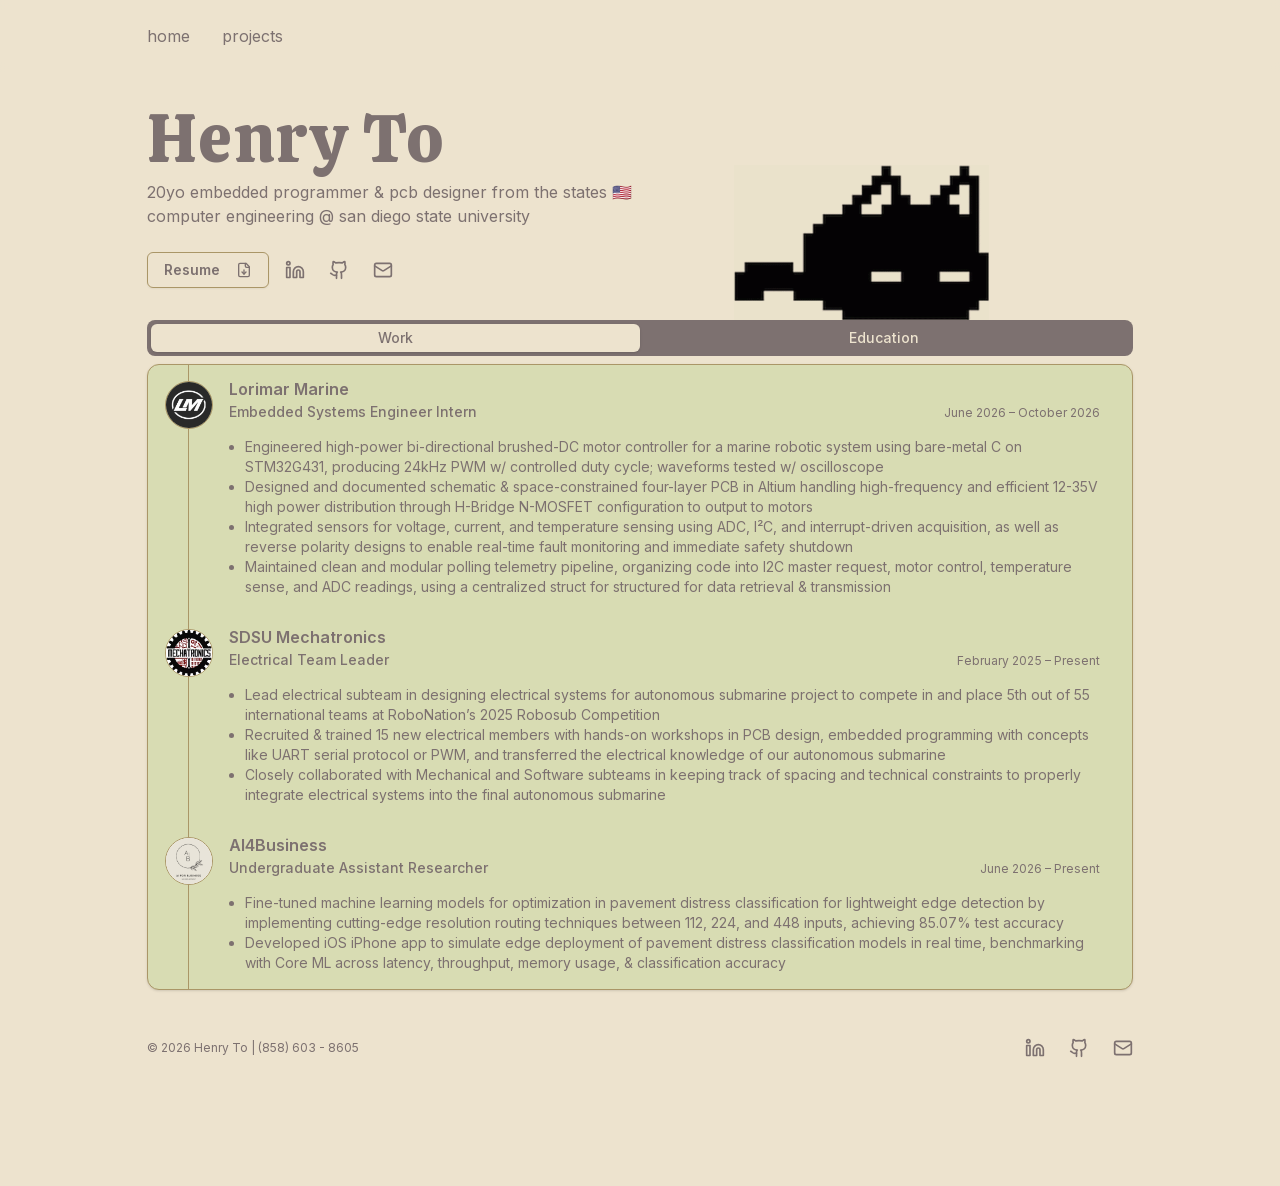
<file: index.html>
<!DOCTYPE html>
<html lang="en">
  <head>
    <meta charset="utf-8">
    <meta content="width=device-width, initial-scale=1" name="viewport">
    <link as="font" crossorigin="" href="_next/static/media/097a874ebc292602-s.p.woff2" rel="preload" type="font/woff2">
    <link as="font" crossorigin="" href="_next/static/media/e4af272ccee01ff0-s.p.woff2" rel="preload" type="font/woff2">
    <link data-precedence="next" href="_next/static/css/dc5b46ccb72ba2ac.css" rel="stylesheet">
    <title>Henry To Portfolio</title>
    <link href="local.css?v=33" rel="stylesheet">
    <meta name="color-scheme" content="light">
    <link rel="icon" href="favicon.png" type="image/png">
    <meta name="description" content="Henry To's portfolio — firmware and PCB designer studying computer engineering at San Diego State University.">
    <meta name="author" content="Henry To">
    <meta property="og:title" content="Henry To Portfolio">
    <meta property="og:description" content="Firmware, PCB design, and computer engineering projects by Henry To.">
    <meta property="og:type" content="website">
    <meta name="twitter:card" content="summary">
    <meta name="twitter:title" content="Henry To Portfolio">
    <meta name="twitter:description" content="Firmware, PCB design, and computer engineering projects by Henry To.">
  </head>
  <body class="min-h-screen bg-background font-sans antialiased __variable_8b3a0b __variable_a437ee">
    <header class="sticky top-0 z-50 bg-background/75 backdrop-blur-sm">
      <div class="mx-auto home-width px-8 py-6">
        <nav class="flex items-center justify-between">
          <ul class="flex gap-4 sm:gap-8">
            <li class="link">
              <a href="index.html" title="Portfolio overview and recent projects">home</a>
            </li>
            <li class="link">
              <a href="projects/index.html" title="Portfolio projects showcase">projects</a>
            </li>
          </ul>
        </nav>
      </div>
    </header>
    <div class="mx-auto flex home-width flex-col px-8">
      <main class="grow">
        <article class="mt-8 flex flex-col gap-8 pb-8">
          <section class="flex flex-col items-start gap-8">
            <div class="flex flex-col hero-copy" style="width:100%;max-width:100%">
              <h1 class="title text-balance text-4xl sm:text-5xl">Henry To</h1>
              <p class="mt-2 text-sm font-normal sm:text-base">20yo embedded programmer &amp; pcb designer from the states 🇺🇸</p>
              <p class="hero-tagline text-sm sm:text-base" style="max-width:none;white-space:nowrap;text-wrap:nowrap">computer engineering @ san diego state university</p>
              <section class="mt-6 flex flex-wrap items-center gap-4">
                <a href="resume.pdf" rel="noopener noreferrer" target="_blank">
                  <button class="inline-flex items-center justify-center gap-2 whitespace-nowrap rounded-md text-sm font-medium transition-colors focus-visible:outline-none focus-visible:ring-1 focus-visible:ring-ring disabled:pointer-events-none disabled:opacity-50 [&amp;_svg]:pointer-events-none [&amp;_svg]:size-4 [&amp;_svg]:shrink-0 border border-input bg-background shadow-sm hover:bg-accent hover:text-accent-foreground h-9 px-4 py-2">
                    <span class="font-semibold">Resume</span>
                    <svg class="lucide lucide-file-down ml-2 size-5" fill="none" height="24" stroke="currentColor" stroke-linecap="round" stroke-linejoin="round" stroke-width="2" viewbox="0 0 24 24" width="24" xmlns="http://www.w3.org/2000/svg">
                      <path d="M15 2H6a2 2 0 0 0-2 2v16a2 2 0 0 0 2 2h12a2 2 0 0 0 2-2V7Z"></path>
                      <path d="M14 2v4a2 2 0 0 0 2 2h4"></path>
                      <path d="M12 18v-6"></path>
                      <path d="m9 15 3 3 3-3"></path>
                    </svg>
                  </button>
                </a>
                <section class="flex gap-6">
                  <a class="text-muted-foreground hover:text-foreground" href="https://www.linkedin.com/in/hto06/" rel="noopener noreferrer" target="_blank" title="LinkedIn">
                    <span class="sr-only">LinkedIn</span>
                    <svg aria-hidden="true" class="lucide lucide-linkedin size-5" fill="none" height="24" stroke="currentColor" stroke-linecap="round" stroke-linejoin="round" stroke-width="2" viewbox="0 0 24 24" width="24" xmlns="http://www.w3.org/2000/svg">
                      <path d="M16 8a6 6 0 0 1 6 6v7h-4v-7a2 2 0 0 0-2-2 2 2 0 0 0-2 2v7h-4v-7a6 6 0 0 1 6-6z"></path>
                      <rect height="12" width="4" x="2" y="9"></rect>
                      <circle cx="4" cy="4" r="2"></circle>
                    </svg>
                  </a>
                  <a class="text-muted-foreground hover:text-foreground" href="https://github.com/tigy1" rel="noopener noreferrer" target="_blank" title="GitHub">
                    <span class="sr-only">GitHub</span>
                    <svg aria-hidden="true" class="lucide lucide-github size-5" fill="none" height="24" stroke="currentColor" stroke-linecap="round" stroke-linejoin="round" stroke-width="2" viewbox="0 0 24 24" width="24" xmlns="http://www.w3.org/2000/svg">
                      <path d="M15 22v-4a4.8 4.8 0 0 0-1-3.5c3 0 6-2 6-5.5.08-1.25-.27-2.48-1-3.5.28-1.15.28-2.35 0-3.5 0 0-1 0-3 1.5-2.64-.5-5.36-.5-8 0C6 2 5 2 5 2c-.3 1.15-.3 2.35 0 3.5A5.403 5.403 0 0 0 4 9c0 3.5 3 5.5 6 5.5-.39.49-.68 1.05-.85 1.65-.17.6-.22 1.23-.15 1.85v4"></path>
                      <path d="M9 18c-4.51 2-5-2-7-2"></path>
                    </svg>
                  </a>
                  <a class="text-muted-foreground hover:text-foreground" href="mailto:henrytsc06@gmail.com" rel="noopener noreferrer" target="_blank" title="Email">
                    <span class="sr-only">Email</span>
                    <svg aria-hidden="true" class="lucide lucide-mail size-5" fill="none" height="24" stroke="currentColor" stroke-linecap="round" stroke-linejoin="round" stroke-width="2" viewbox="0 0 24 24" width="24" xmlns="http://www.w3.org/2000/svg">
                      <rect height="16" rx="2" width="20" x="2" y="4"></rect>
                      <path d="m22 7-8.97 5.7a1.94 1.94 0 0 1-2.06 0L2 7"></path>
                    </svg>
                  </a>
                </section>
              </section>
            </div>
          </section>
          <div class="tabs-shell" data-orientation="horizontal" dir="ltr">
            <button class="hero-cat" id="cat-meow" type="button" aria-label="Play cat meow">
              <img src="img/mewo-omori.gif" alt="">
            </button>
            <audio id="cat-sound" preload="auto" src="audio/mewo.wav"></audio>
            <div aria-orientation="horizontal" class="h-9 items-center justify-center rounded-lg bg-muted p-1 text-muted-foreground mb-2 grid w-full grid-cols-2" data-orientation="horizontal" role="tablist" style="outline:none" tabindex="-1">
              <button aria-controls="radix-:Rkv6kq:-content-work" aria-selected="true" class="inline-flex items-center justify-center whitespace-nowrap rounded-md px-3 py-1 text-sm font-medium ring-offset-background transition-all focus-visible:outline-none focus-visible:ring-2 focus-visible:ring-ring focus-visible:ring-offset-2 disabled:pointer-events-none disabled:opacity-50 data-[state=active]:bg-background data-[state=active]:text-foreground data-[state=active]:shadow" data-orientation="horizontal" data-radix-collection-item="" data-state="active" id="radix-:Rkv6kq:-trigger-work" role="tab" tabindex="0" type="button">Work</button>
              <button aria-controls="radix-:Rkv6kq:-content-education" aria-selected="false" class="inline-flex items-center justify-center whitespace-nowrap rounded-md px-3 py-1 text-sm font-medium ring-offset-background transition-all focus-visible:outline-none focus-visible:ring-2 focus-visible:ring-ring focus-visible:ring-offset-2 disabled:pointer-events-none disabled:opacity-50 data-[state=active]:bg-background data-[state=active]:text-foreground data-[state=active]:shadow" data-orientation="horizontal" data-radix-collection-item="" data-state="inactive" id="radix-:Rkv6kq:-trigger-education" role="tab" tabindex="-1" type="button">Education</button>
            </div>
            <div aria-labelledby="radix-:Rkv6kq:-trigger-work" class="mt-2 ring-offset-background focus-visible:outline-none focus-visible:ring-2 focus-visible:ring-ring focus-visible:ring-offset-2" data-orientation="horizontal" data-state="active" id="radix-:Rkv6kq:-content-work" role="tabpanel" style="animation-duration:0s" tabindex="0">
              <div class="rounded-xl border bg-card text-card-foreground shadow">
                <div class="p-0">
                  <ul class="ml-10 border-l">
                    <li class="relative ml-10 py-4">
                      <span class="absolute -left-16 top-4 flex items-center justify-center rounded-full bg-white size-12 border overflow-hidden">
                        <img alt="Lorimar Marine logo" class="h-full w-full object-cover" src="img/lorimar-marine.png" loading="lazy" decoding="async">
                      </span>
                      <div class="flex flex-1 flex-col justify-start gap-2">
                        <a class="w-fit link" href="https://www.lorimarmarine.com/" target="_blank" rel="noopener noreferrer">
                          <h2 class="text-base font-semibold leading-none">Lorimar Marine</h2>
                        </a>
                        <div class="flex flex-wrap items-baseline justify-between gap-x-4 gap-y-1">
                          <p class="text-sm font-medium leading-none text-muted-foreground">Embedded Systems Engineer Intern</p>
                          <time class="whitespace-nowrap pr-8 text-xs tabular-nums text-muted-foreground">
                            <span>June 2026</span>
                            <span> – </span>
                            <span>October 2026</span>
                          </time>
                        </div>
                        <ul class="ml-4 mt-2 list-outside list-disc">
                          <li class="prose pr-8 text-sm">Engineered high-power bi-directional brushed-DC motor controller for a marine robotic system using bare-metal C on STM32G431, producing 24kHz PWM w/ controlled duty cycle; waveforms tested w/ oscilloscope</li>
                          <li class="prose pr-8 text-sm">Designed and documented schematic &amp; space-constrained four-layer PCB in Altium handling high-frequency and efficient 12-35V high power distribution through H-Bridge N-MOSFET configuration to output to motors</li>
                          <li class="prose pr-8 text-sm">Integrated sensors for voltage, current, and temperature sensing using ADC, I²C, and interrupt-driven acquisition, as well as reverse polarity designs to enable real-time fault monitoring and immediate safety shutdown</li>
                          <li class="prose pr-8 text-sm">Maintained clean and modular polling telemetry pipeline, organizing code into I2C master request, motor control, temperature sense, and ADC readings, using a centralized struct for structured for data retrieval &amp; transmission</li>
                        </ul>
                      </div>
                    </li>
                    <li class="relative ml-10 py-4">
                      <span class="absolute -left-16 top-4 flex items-center justify-center rounded-full bg-white size-12 border overflow-hidden">
                        <img alt="SDSU Mechatronics logo" class="h-full w-full object-contain" src="img/sdsu-mechatronics.png" loading="lazy" decoding="async">
                      </span>
                      <div class="flex flex-1 flex-col justify-start gap-2">
                        <a class="w-fit link" href="https://www.sdsumechatronics.org/" target="_blank" rel="noopener noreferrer">
                          <h2 class="text-base font-semibold leading-none">SDSU Mechatronics</h2>
                        </a>
                        <div class="flex flex-wrap items-baseline justify-between gap-x-4 gap-y-1">
                          <p class="text-sm font-medium leading-none text-muted-foreground">Electrical Team Leader</p>
                          <time class="whitespace-nowrap pr-8 text-xs tabular-nums text-muted-foreground">
                            <span>February 2025</span>
                            <span> – </span>
                            <span>Present</span>
                          </time>
                        </div>
                        <ul class="ml-4 mt-2 list-outside list-disc">
                          <li class="prose pr-8 text-sm">Lead electrical subteam in designing electrical systems for autonomous submarine project to compete in and place 5th out of 55 international teams at RoboNation’s 2025 Robosub Competition</li>
                          <li class="prose pr-8 text-sm">Recruited &amp; trained 15 new electrical members with hands-on workshops in PCB design, embedded programming with concepts like UART serial protocol or PWM, and transferred the electrical knowledge of our autonomous submarine</li>
                          <li class="prose pr-8 text-sm">Closely collaborated with Mechanical and Software subteams in keeping track of spacing and technical constraints to properly integrate electrical systems into the final autonomous submarine</li>
                        </ul>
                      </div>
                    </li>
                    <li class="relative ml-10 py-4">
                      <span class="absolute -left-16 top-4 flex items-center justify-center rounded-full bg-white size-12 border overflow-hidden">
                        <img alt="AI4Business logo" class="h-full w-full object-contain" src="img/ai4business.png" loading="lazy" decoding="async">
                      </span>
                      <div class="flex flex-1 flex-col justify-start gap-2">
                        <a class="w-fit link" href="https://sites.google.com/sdsu.edu/ai4businessv1/home" target="_blank" rel="noopener noreferrer">
                          <h2 class="text-base font-semibold leading-none">AI4Business</h2>
                        </a>
                        <div class="flex flex-wrap items-baseline justify-between gap-x-4 gap-y-1">
                          <p class="text-sm font-medium leading-none text-muted-foreground">Undergraduate Assistant Researcher</p>
                          <time class="whitespace-nowrap pr-8 text-xs tabular-nums text-muted-foreground">
                            <span>June 2026</span>
                            <span> – </span>
                            <span>Present</span>
                          </time>
                        </div>
                        <ul class="ml-4 mt-2 list-outside list-disc">
                          <li class="prose pr-8 text-sm">Fine-tuned machine learning models for optimization in pavement distress classification for lightweight edge detection by implementing cutting-edge resolution routing techniques between 112, 224, and 448 inputs, achieving 85.07% test accuracy</li>
                          <li class="prose pr-8 text-sm">Developed iOS iPhone app to simulate edge deployment of pavement distress classification models in real time, benchmarking with Core ML across latency, throughput, memory usage, &amp; classification accuracy</li>
                        </ul>
                      </div>
                    </li>
                  </ul>
                </div>
              </div>
            </div>
            <div aria-labelledby="radix-:Rkv6kq:-trigger-education" class="mt-2 ring-offset-background focus-visible:outline-none focus-visible:ring-2 focus-visible:ring-ring focus-visible:ring-offset-2" data-orientation="horizontal" data-state="inactive" hidden="" id="radix-:Rkv6kq:-content-education" role="tabpanel" tabindex="0">
              <div class="rounded-xl border bg-card text-card-foreground shadow">
                <div class="p-0">
                  <ul class="ml-10 border-l">
                    <li class="relative ml-10 py-4">
                      <a class="absolute -left-16 top-4 flex items-center justify-center rounded-full bg-white" href="https://www.sdsu.edu/programs/computer-engineering" rel="noopener noreferrer" target="_blank">
                        <span class="size-12 border relative flex shrink-0 overflow-hidden rounded-full">
                          <img alt="San Diego State University" class="bg-background object-contain aspect-square h-full w-full" decoding="async" loading="lazy" src="img/sdsu.png">
                        </span>
                      </a>
                      <div class="flex flex-1 flex-col justify-start gap-2">
                        <a class="w-fit" href="https://www.sdsu.edu/programs/computer-engineering" rel="noopener noreferrer" target="_blank">
                          <h2 class="text-base font-semibold leading-none">San Diego State University</h2>
                        </a>
                        <div class="flex flex-wrap items-baseline justify-between gap-x-4 gap-y-1">
                          <p class="text-sm font-medium leading-none text-muted-foreground">B.S. in Computer Engineering</p>
                          <time class="whitespace-nowrap pr-8 text-xs tabular-nums text-muted-foreground">
                            <span>Aug 2024</span>
                            <span> - </span>
                            <span>June 2028</span>
                          </time>
                        </div>
                        <ul class="ml-4 mt-2 list-outside list-disc">
                          <li class="prose pr-8 text-sm">club involvement - sdsu mechatronics, sdsu badminton, IEEE</li>
                        </ul>
                      </div>
                    </li>
                  </ul>
                </div>
              </div>
            </div>
          </div>
        </article>
      </main>
    </div>
    <footer class="w-full pt-12">
      <div class="mx-auto flex home-width flex-col items-center justify-center px-8 pb-32 sm:flex-row-reverse sm:justify-between">
        <section class="flex gap-6">
          <a class="text-muted-foreground hover:text-foreground" href="https://www.linkedin.com/in/hto06/" rel="noopener noreferrer" target="_blank" title="LinkedIn">
            <span class="sr-only">LinkedIn</span>
            <svg aria-hidden="true" class="lucide lucide-linkedin size-5" fill="none" height="24" stroke="currentColor" stroke-linecap="round" stroke-linejoin="round" stroke-width="2" viewbox="0 0 24 24" width="24" xmlns="http://www.w3.org/2000/svg">
              <path d="M16 8a6 6 0 0 1 6 6v7h-4v-7a2 2 0 0 0-2-2 2 2 0 0 0-2 2v7h-4v-7a6 6 0 0 1 6-6z"></path>
              <rect height="12" width="4" x="2" y="9"></rect>
              <circle cx="4" cy="4" r="2"></circle>
            </svg>
          </a>
          <a class="text-muted-foreground hover:text-foreground" href="https://github.com/tigy1" rel="noopener noreferrer" target="_blank" title="GitHub">
            <span class="sr-only">GitHub</span>
            <svg aria-hidden="true" class="lucide lucide-github size-5" fill="none" height="24" stroke="currentColor" stroke-linecap="round" stroke-linejoin="round" stroke-width="2" viewbox="0 0 24 24" width="24" xmlns="http://www.w3.org/2000/svg">
              <path d="M15 22v-4a4.8 4.8 0 0 0-1-3.5c3 0 6-2 6-5.5.08-1.25-.27-2.48-1-3.5.28-1.15.28-2.35 0-3.5 0 0-1 0-3 1.5-2.64-.5-5.36-.5-8 0C6 2 5 2 5 2c-.3 1.15-.3 2.35 0 3.5A5.403 5.403 0 0 0 4 9c0 3.5 3 5.5 6 5.5-.39.49-.68 1.05-.85 1.65-.17.6-.22 1.23-.15 1.85v4"></path>
              <path d="M9 18c-4.51 2-5-2-7-2"></path>
            </svg>
          </a>
          <a class="text-muted-foreground hover:text-foreground" href="mailto:henrytsc06@gmail.com" rel="noopener noreferrer" target="_blank" title="Email">
            <span class="sr-only">Email</span>
            <svg aria-hidden="true" class="lucide lucide-mail size-5" fill="none" height="24" stroke="currentColor" stroke-linecap="round" stroke-linejoin="round" stroke-width="2" viewbox="0 0 24 24" width="24" xmlns="http://www.w3.org/2000/svg">
              <rect height="16" rx="2" width="20" x="2" y="4"></rect>
              <path d="m22 7-8.97 5.7a1.94 1.94 0 0 1-2.06 0L2 7"></path>
            </svg>
          </a>
        </section>
        <section class="mt-8 text-center sm:mt-0 sm:text-left">
          <p class="text-xs text-muted-foreground">© 2026 Henry To | (858) 603 - 8605</p>
        </section>
      </div>
    </footer>
    <script defer src="app.js?v=26"></script>
  </body>
</html>
</file>
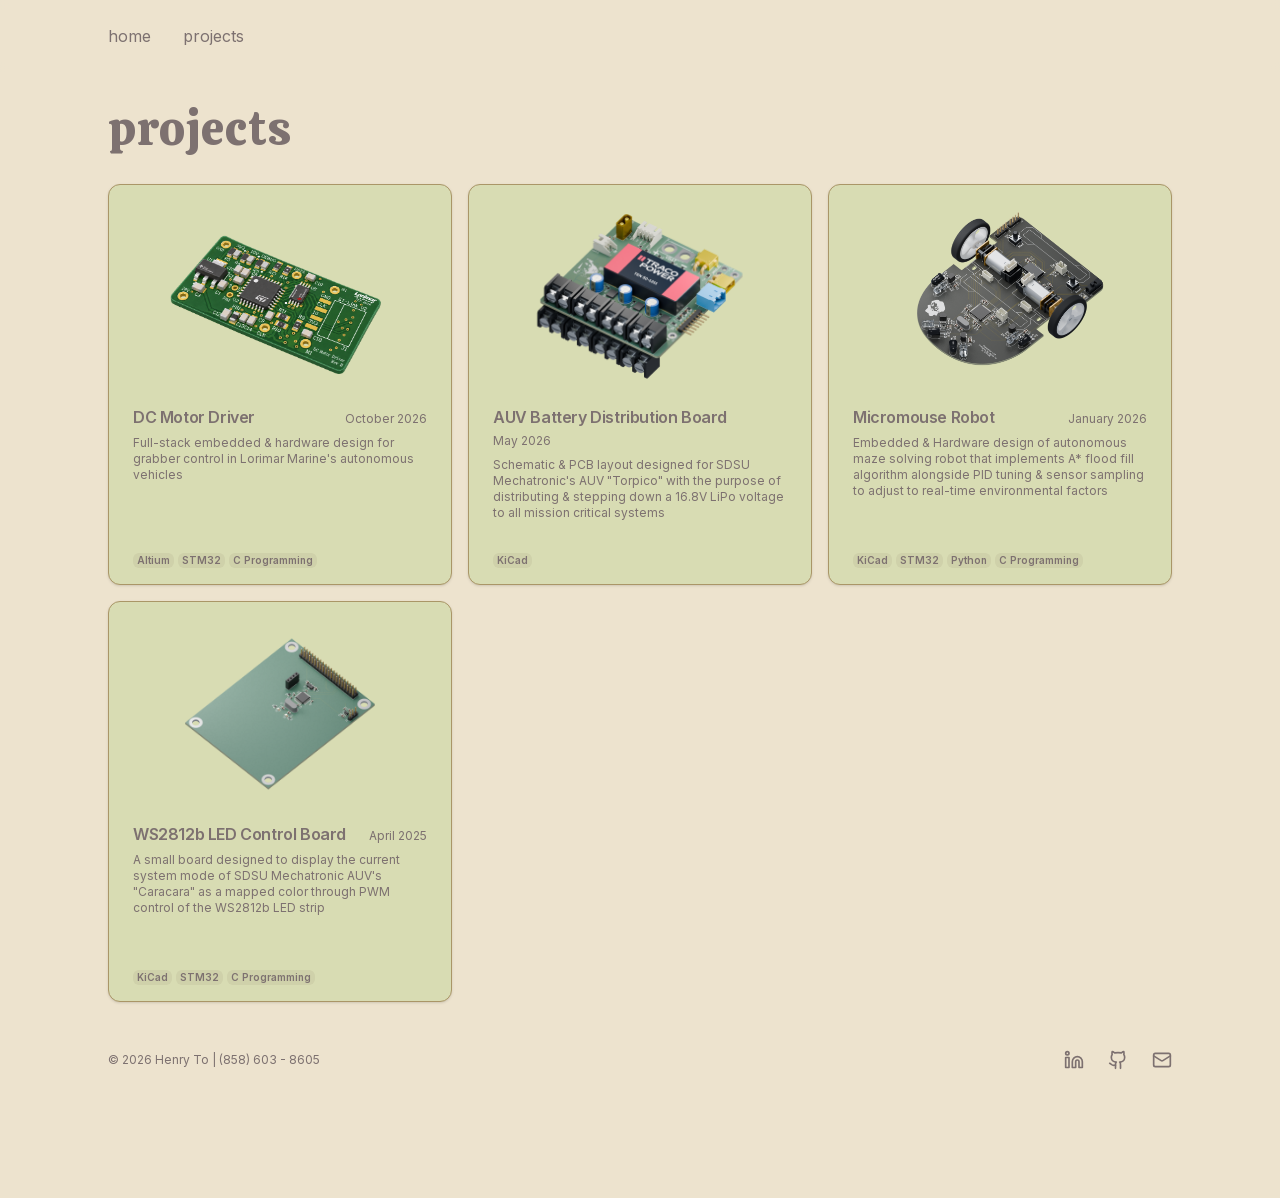
<file: projects/index.html>
<!DOCTYPE html>
<html lang="en">
  <head>
    <meta charset="utf-8">
    <meta content="width=device-width, initial-scale=1" name="viewport">
    <link as="font" crossorigin="" href="../_next/static/media/097a874ebc292602-s.p.woff2" rel="preload" type="font/woff2">
    <link as="font" crossorigin="" href="../_next/static/media/e4af272ccee01ff0-s.p.woff2" rel="preload" type="font/woff2">
    <link data-precedence="next" href="../_next/static/css/dc5b46ccb72ba2ac.css" rel="stylesheet">
    <title>Henry To Portfolio</title>
    <link href="../local.css?v=34" rel="stylesheet">
    <meta name="color-scheme" content="light">
    <link rel="icon" href="../favicon.png" type="image/png">
    <meta name="description" content="Henry To's portfolio — firmware and PCB designer studying computer engineering at San Diego State University.">
    <meta name="author" content="Henry To">
    <meta property="og:title" content="Henry To Portfolio">
    <meta property="og:description" content="Firmware, PCB design, and computer engineering projects by Henry To.">
    <meta property="og:type" content="website">
    <meta name="twitter:card" content="summary">
    <meta name="twitter:title" content="Henry To Portfolio">
    <meta name="twitter:description" content="Firmware, PCB design, and computer engineering projects by Henry To.">
  </head>
  <body class="min-h-screen bg-background font-sans antialiased __variable_8b3a0b __variable_a437ee">
    <header class="sticky top-0 z-50 bg-background/75 backdrop-blur-sm">
      <div class="mx-auto projects-width px-8 py-6">
        <nav class="flex items-center justify-between">
          <ul class="flex gap-4 sm:gap-8">
            <li class="link">
              <a href="../index.html" title="Portfolio overview and recent projects">home</a>
            </li>
            <li class="link">
              <a href="index.html" title="Portfolio projects showcase">projects</a>
            </li>
          </ul>
        </nav>
      </div>
    </header>
    <div class="mx-auto flex projects-width flex-col px-8">
      <main class="grow">
        <article class="mt-8 flex flex-col gap-8 pb-8">
          <h1 class="title">projects</h1>
          <section class="grid grid-cols-1 gap-4 project-grid">
            <a class="rounded-xl border bg-card text-card-foreground shadow flex flex-col project-card motor-project-card" href="dc-motor-driver/index.html" aria-label="DC Motor Driver project">
              <div class="flex flex-col p-6">
                <div class="project-thumbnail">
                  <img alt="DC Motor Driver PCB" class="w-full object-contain" src="../img/dc-motor-driver.png" loading="lazy" decoding="async">
                </div>
              </div>
              <div class="p-6 pt-0 flex flex-col gap-2">
                <div class="project-heading-row">
                  <h3 class="font-semibold leading-none tracking-tight">DC Motor Driver</h3>
                  <time datetime="2026-10" class="text-xs">October 2026</time>
                </div>
                <div class="prose max-w-full text-pretty font-sans text-xs text-muted-foreground">
                  <p>Full-stack embedded &amp; hardware design for grabber control in Lorimar Marine's autonomous vehicles</p>
                </div>
              </div>
              <div class="p-6 pt-0">
                <div class="mt-2 flex flex-wrap gap-1">
                  <span class="inline-flex items-center rounded-md font-semibold bg-secondary text-secondary-foreground px-1 py-0 text-[10px]">Altium</span>
                  <span class="inline-flex items-center rounded-md font-semibold bg-secondary text-secondary-foreground px-1 py-0 text-[10px]">STM32</span>
                  <span class="inline-flex items-center rounded-md font-semibold bg-secondary text-secondary-foreground px-1 py-0 text-[10px]">C Programming</span>
                </div>
              </div>
            </a>
            <a class="rounded-xl border bg-card text-card-foreground shadow flex flex-col project-card battery-project-card" href="auv-battery-distribution-board/index.html" aria-label="AUV Battery Distribution Board project">
              <div class="flex flex-col p-6">
                <div class="project-thumbnail">
                  <img alt="AUV Battery Distribution Board PCB" class="w-full object-contain" src="../img/auv-battery-distribution-board.png" loading="lazy" decoding="async">
                </div>
              </div>
              <div class="p-6 pt-0 flex flex-col gap-2">
                <div class="project-heading-row">
                  <h3 class="font-semibold leading-none tracking-tight">AUV Battery Distribution Board</h3>
                  <time datetime="2026-05" class="text-xs">May 2026</time>
                </div>
                <div class="prose max-w-full text-pretty font-sans text-xs text-muted-foreground">
                  <p>Schematic &amp; PCB layout designed for SDSU Mechatronic's AUV "Torpico" with the purpose of distributing &amp; stepping down a 16.8V LiPo voltage to all mission critical systems</p>
                </div>
              </div>
              <div class="p-6 pt-0">
                <div class="mt-2 flex flex-wrap gap-1">
                  <span class="inline-flex items-center rounded-md font-semibold bg-secondary text-secondary-foreground px-1 py-0 text-[10px]">KiCad</span>
                </div>
              </div>
            </a>
            <a class="rounded-xl border bg-card text-card-foreground shadow flex flex-col project-card new-project-card" href="micromouse-robot/index.html" aria-label="Micromouse Robot project">
              <div class="flex flex-col p-6">
                <div class="project-thumbnail">
                  <img alt="Micromouse Robot" class="w-full object-contain" src="../img/micromouse-robot.png" loading="lazy" decoding="async">
                </div>
              </div>
              <div class="p-6 pt-0 flex flex-col gap-2">
                <div class="project-heading-row">
                  <h3 class="font-semibold leading-none tracking-tight">Micromouse Robot</h3>
                  <time datetime="2026-01" class="text-xs">January 2026</time>
                </div>
                <div class="prose max-w-full text-pretty font-sans text-xs text-muted-foreground">
                  <p>Embedded &amp; Hardware design of autonomous maze solving robot that implements A* flood fill algorithm alongside PID tuning &amp; sensor sampling to adjust to real-time environmental factors</p>
                </div>
              </div>
              <div class="p-6 pt-0">
                <div class="mt-2 flex flex-wrap gap-1">
                  <span class="inline-flex items-center rounded-md font-semibold bg-secondary text-secondary-foreground px-1 py-0 text-[10px]">KiCad</span>
                  <span class="inline-flex items-center rounded-md font-semibold bg-secondary text-secondary-foreground px-1 py-0 text-[10px]">STM32</span>
                  <span class="inline-flex items-center rounded-md font-semibold bg-secondary text-secondary-foreground px-1 py-0 text-[10px]">Python</span>
                  <span class="inline-flex items-center rounded-md font-semibold bg-secondary text-secondary-foreground px-1 py-0 text-[10px]">C Programming</span>
                </div>
              </div>
            </a>
            <a class="rounded-xl border bg-card text-card-foreground shadow flex flex-col project-card new-project-card" href="ws2812b-led-control-board/index.html" aria-label="WS2812b LED Control Board project">
              <div class="flex flex-col p-6">
                <div class="project-thumbnail">
                  <img alt="WS2812b LED Control Board" class="w-full object-contain" src="../img/ws2812b-led-control-board.png" loading="lazy" decoding="async">
                </div>
              </div>
              <div class="p-6 pt-0 flex flex-col gap-2">
                <div class="project-heading-row">
                  <h3 class="font-semibold leading-none tracking-tight">WS2812b LED Control Board</h3>
                  <time datetime="2025-04" class="text-xs">April 2025</time>
                </div>
                <div class="prose max-w-full text-pretty font-sans text-xs text-muted-foreground">
                  <p>A small board designed to display the current system mode of SDSU Mechatronic AUV's "Caracara" as a mapped color through PWM control of the WS2812b LED strip</p>
                </div>
              </div>
              <div class="p-6 pt-0">
                <div class="mt-2 flex flex-wrap gap-1">
                  <span class="inline-flex items-center rounded-md font-semibold bg-secondary text-secondary-foreground px-1 py-0 text-[10px]">KiCad</span>
                  <span class="inline-flex items-center rounded-md font-semibold bg-secondary text-secondary-foreground px-1 py-0 text-[10px]">STM32</span>
                  <span class="inline-flex items-center rounded-md font-semibold bg-secondary text-secondary-foreground px-1 py-0 text-[10px]">C Programming</span>
                </div>
              </div>
            </a>
          </section>
        </article>
      </main>
    </div>
    <footer class="w-full pt-12">
      <div class="mx-auto flex projects-width flex-col items-center justify-center px-8 pb-32 sm:flex-row-reverse sm:justify-between">
        <section class="flex gap-6">
          <a class="text-muted-foreground hover:text-foreground" href="https://www.linkedin.com/in/hto06/" rel="noopener noreferrer" target="_blank" title="LinkedIn">
            <span class="sr-only">LinkedIn</span>
            <svg aria-hidden="true" class="lucide lucide-linkedin size-5" fill="none" height="24" stroke="currentColor" stroke-linecap="round" stroke-linejoin="round" stroke-width="2" viewbox="0 0 24 24" width="24" xmlns="http://www.w3.org/2000/svg">
              <path d="M16 8a6 6 0 0 1 6 6v7h-4v-7a2 2 0 0 0-2-2 2 2 0 0 0-2 2v7h-4v-7a6 6 0 0 1 6-6z"></path>
              <rect height="12" width="4" x="2" y="9"></rect>
              <circle cx="4" cy="4" r="2"></circle>
            </svg>
          </a>
          <a class="text-muted-foreground hover:text-foreground" href="https://github.com/tigy1" rel="noopener noreferrer" target="_blank" title="GitHub">
            <span class="sr-only">GitHub</span>
            <svg aria-hidden="true" class="lucide lucide-github size-5" fill="none" height="24" stroke="currentColor" stroke-linecap="round" stroke-linejoin="round" stroke-width="2" viewbox="0 0 24 24" width="24" xmlns="http://www.w3.org/2000/svg">
              <path d="M15 22v-4a4.8 4.8 0 0 0-1-3.5c3 0 6-2 6-5.5.08-1.25-.27-2.48-1-3.5.28-1.15.28-2.35 0-3.5 0 0-1 0-3 1.5-2.64-.5-5.36-.5-8 0C6 2 5 2 5 2c-.3 1.15-.3 2.35 0 3.5A5.403 5.403 0 0 0 4 9c0 3.5 3 5.5 6 5.5-.39.49-.68 1.05-.85 1.65-.17.6-.22 1.23-.15 1.85v4"></path>
              <path d="M9 18c-4.51 2-5-2-7-2"></path>
            </svg>
          </a>
          <a class="text-muted-foreground hover:text-foreground" href="mailto:henrytsc06@gmail.com" rel="noopener noreferrer" target="_blank" title="Email">
            <span class="sr-only">Email</span>
            <svg aria-hidden="true" class="lucide lucide-mail size-5" fill="none" height="24" stroke="currentColor" stroke-linecap="round" stroke-linejoin="round" stroke-width="2" viewbox="0 0 24 24" width="24" xmlns="http://www.w3.org/2000/svg">
              <rect height="16" rx="2" width="20" x="2" y="4"></rect>
              <path d="m22 7-8.97 5.7a1.94 1.94 0 0 1-2.06 0L2 7"></path>
            </svg>
          </a>
        </section>
        <section class="mt-8 text-center sm:mt-0 sm:text-left">
          <p class="text-xs text-muted-foreground">© 2026 Henry To | (858) 603 - 8605</p>
        </section>
      </div>
    </footer>
    <script defer src="../app.js?v=26"></script>
  </body>
</html>
</file>
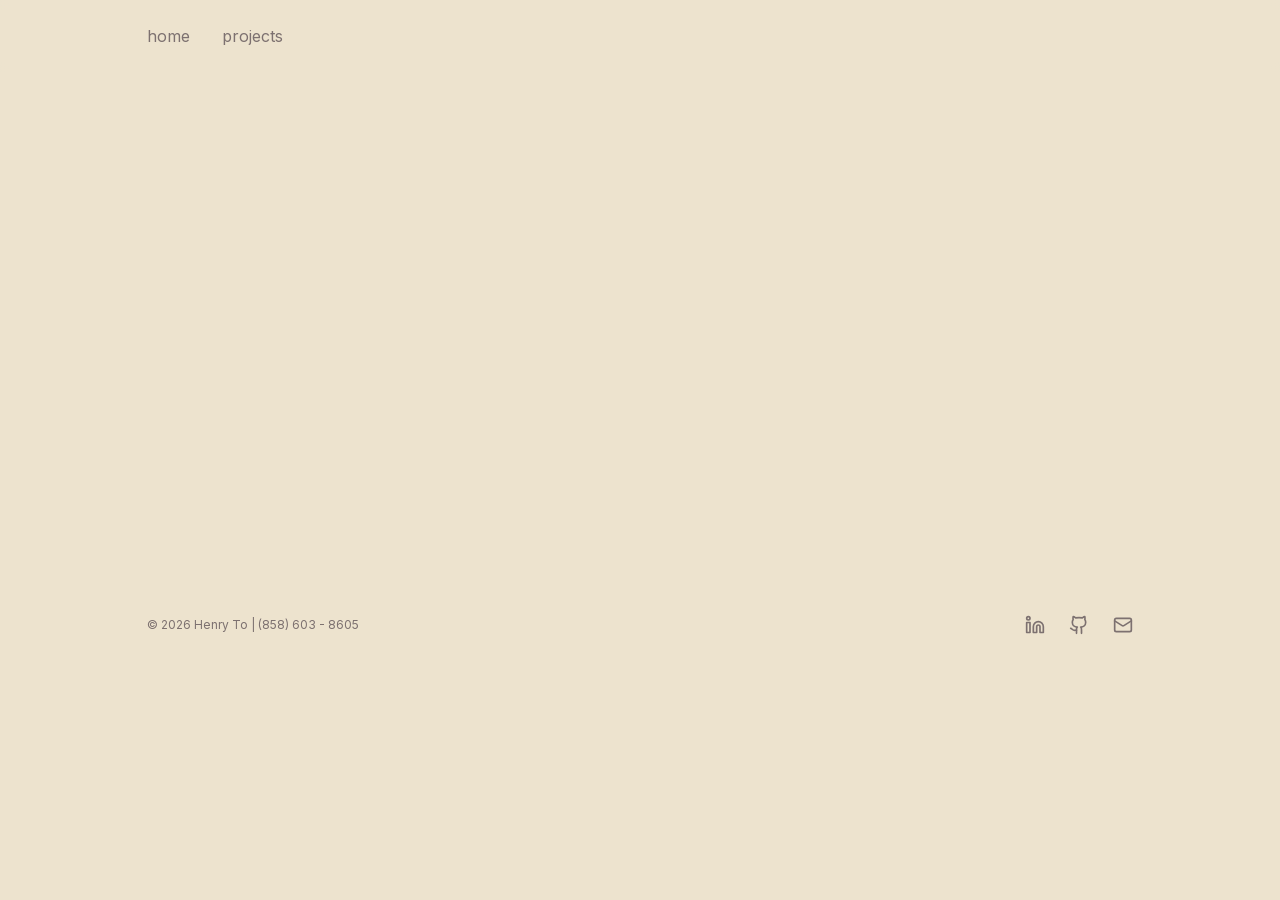
<file: projects/auv-battery-distribution-board/index.html>
<!DOCTYPE html>
<html lang="en">
  <head>
    <meta charset="utf-8">
    <meta content="width=device-width, initial-scale=1" name="viewport">
    <link as="font" crossorigin="" href="../../_next/static/media/097a874ebc292602-s.p.woff2" rel="preload" type="font/woff2">
    <link as="font" crossorigin="" href="../../_next/static/media/e4af272ccee01ff0-s.p.woff2" rel="preload" type="font/woff2">
    <link data-precedence="next" href="../../_next/static/css/dc5b46ccb72ba2ac.css" rel="stylesheet">
    <title>Henry To Portfolio</title>
    <link href="../../local.css?v=34" rel="stylesheet">
    <meta name="color-scheme" content="light">
    <link rel="icon" href="../../favicon.png" type="image/png">
    <meta name="description" content="Henry To's portfolio — firmware and PCB designer studying computer engineering at San Diego State University.">
    <meta name="author" content="Henry To">
    <meta property="og:title" content="Henry To Portfolio">
    <meta property="og:description" content="Firmware, PCB design, and computer engineering projects by Henry To.">
    <meta property="og:type" content="website">
    <meta name="twitter:card" content="summary">
    <meta name="twitter:title" content="Henry To Portfolio">
    <meta name="twitter:description" content="Firmware, PCB design, and computer engineering projects by Henry To.">
  </head>
  <body class="min-h-screen bg-background font-sans antialiased __variable_8b3a0b __variable_a437ee">
    <header class="sticky top-0 z-50 bg-background/75 backdrop-blur-sm">
      <div class="mx-auto home-width px-8 py-6">
        <nav class="flex items-center justify-between">
          <ul class="flex gap-4 sm:gap-8">
            <li class="link">
              <a href="../../index.html" title="Portfolio overview and recent projects">home</a>
            </li>
            <li class="link">
              <a href="../index.html" title="Portfolio projects showcase">projects</a>
            </li>
          </ul>
        </nav>
      </div>
    </header>
    <div class="mx-auto flex home-width flex-col px-8">
      <main class="grow project-detail" aria-label="AUV Battery Distribution Board project">
        <article class="mt-8 flex flex-col gap-8 pb-8"></article>
      </main>
    </div>
    <footer class="w-full pt-12">
      <div class="mx-auto flex home-width flex-col items-center justify-center px-8 pb-32 sm:flex-row-reverse sm:justify-between">
        <section class="flex gap-6">
          <a class="text-muted-foreground hover:text-foreground" href="https://www.linkedin.com/in/hto06/" rel="noopener noreferrer" target="_blank" title="LinkedIn">
            <span class="sr-only">LinkedIn</span>
            <svg aria-hidden="true" class="lucide lucide-linkedin size-5" fill="none" height="24" stroke="currentColor" stroke-linecap="round" stroke-linejoin="round" stroke-width="2" viewbox="0 0 24 24" width="24" xmlns="http://www.w3.org/2000/svg">
              <path d="M16 8a6 6 0 0 1 6 6v7h-4v-7a2 2 0 0 0-2-2 2 2 0 0 0-2 2v7h-4v-7a6 6 0 0 1 6-6z"></path>
              <rect height="12" width="4" x="2" y="9"></rect>
              <circle cx="4" cy="4" r="2"></circle>
            </svg>
          </a>
          <a class="text-muted-foreground hover:text-foreground" href="https://github.com/tigy1" rel="noopener noreferrer" target="_blank" title="GitHub">
            <span class="sr-only">GitHub</span>
            <svg aria-hidden="true" class="lucide lucide-github size-5" fill="none" height="24" stroke="currentColor" stroke-linecap="round" stroke-linejoin="round" stroke-width="2" viewbox="0 0 24 24" width="24" xmlns="http://www.w3.org/2000/svg">
              <path d="M15 22v-4a4.8 4.8 0 0 0-1-3.5c3 0 6-2 6-5.5.08-1.25-.27-2.48-1-3.5.28-1.15.28-2.35 0-3.5 0 0-1 0-3 1.5-2.64-.5-5.36-.5-8 0C6 2 5 2 5 2c-.3 1.15-.3 2.35 0 3.5A5.403 5.403 0 0 0 4 9c0 3.5 3 5.5 6 5.5-.39.49-.68 1.05-.85 1.65-.17.6-.22 1.23-.15 1.85v4"></path>
              <path d="M9 18c-4.51 2-5-2-7-2"></path>
            </svg>
          </a>
          <a class="text-muted-foreground hover:text-foreground" href="mailto:henrytsc06@gmail.com" rel="noopener noreferrer" target="_blank" title="Email">
            <span class="sr-only">Email</span>
            <svg aria-hidden="true" class="lucide lucide-mail size-5" fill="none" height="24" stroke="currentColor" stroke-linecap="round" stroke-linejoin="round" stroke-width="2" viewbox="0 0 24 24" width="24" xmlns="http://www.w3.org/2000/svg">
              <rect height="16" rx="2" width="20" x="2" y="4"></rect>
              <path d="m22 7-8.97 5.7a1.94 1.94 0 0 1-2.06 0L2 7"></path>
            </svg>
          </a>
        </section>
        <section class="mt-8 text-center sm:mt-0 sm:text-left">
          <p class="text-xs text-muted-foreground">© 2026 Henry To | (858) 603 - 8605</p>
        </section>
      </div>
    </footer>
    <script defer src="../../app.js?v=26"></script>
  </body>
</html>
</file>
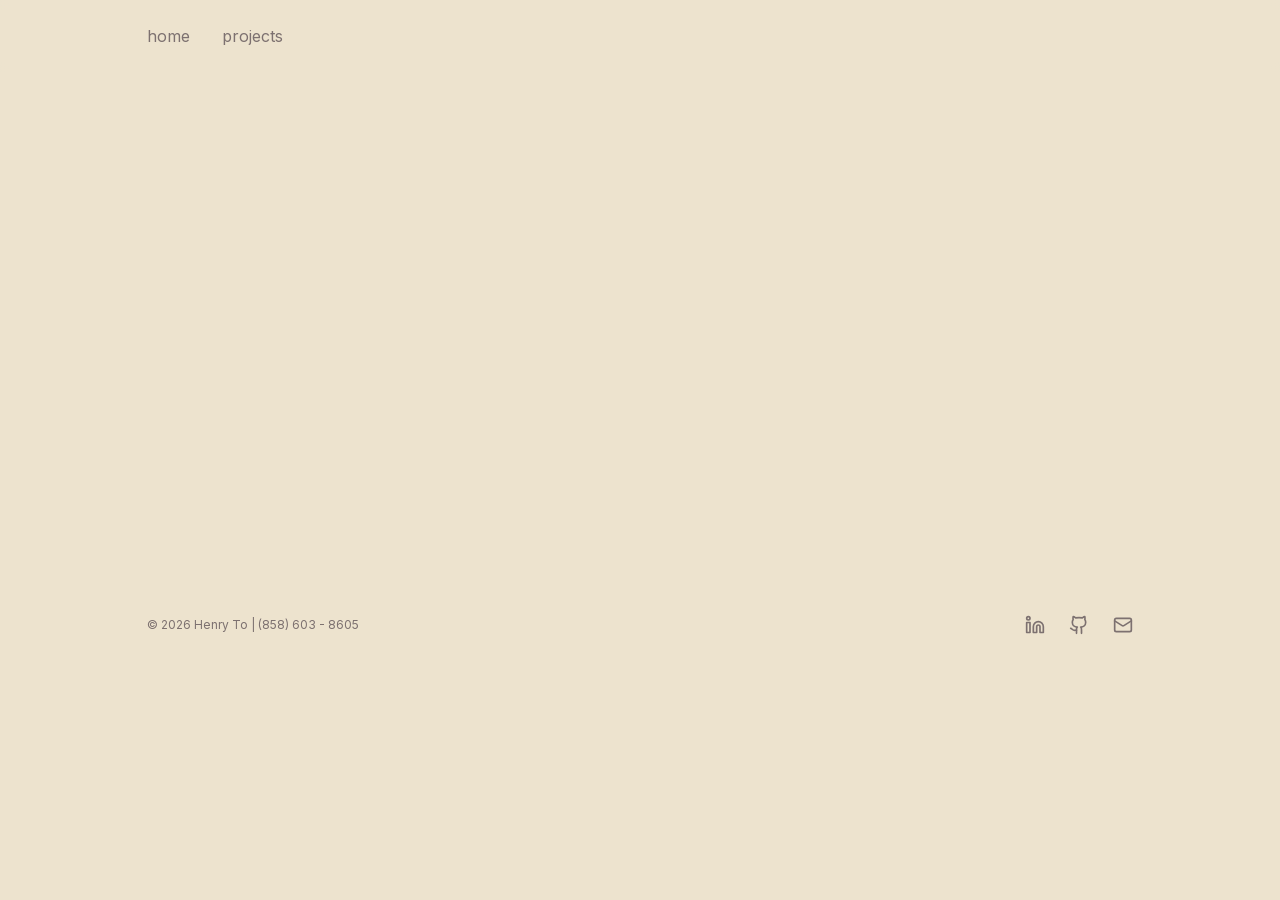
<file: projects/dc-motor-driver/index.html>
<!DOCTYPE html>
<html lang="en">
  <head>
    <meta charset="utf-8">
    <meta content="width=device-width, initial-scale=1" name="viewport">
    <link as="font" crossorigin="" href="../../_next/static/media/097a874ebc292602-s.p.woff2" rel="preload" type="font/woff2">
    <link as="font" crossorigin="" href="../../_next/static/media/e4af272ccee01ff0-s.p.woff2" rel="preload" type="font/woff2">
    <link data-precedence="next" href="../../_next/static/css/dc5b46ccb72ba2ac.css" rel="stylesheet">
    <title>Henry To Portfolio</title>
    <link href="../../local.css?v=34" rel="stylesheet">
    <meta name="color-scheme" content="light">
    <link rel="icon" href="../../favicon.png" type="image/png">
    <meta name="description" content="Henry To's portfolio — firmware and PCB designer studying computer engineering at San Diego State University.">
    <meta name="author" content="Henry To">
    <meta property="og:title" content="Henry To Portfolio">
    <meta property="og:description" content="Firmware, PCB design, and computer engineering projects by Henry To.">
    <meta property="og:type" content="website">
    <meta name="twitter:card" content="summary">
    <meta name="twitter:title" content="Henry To Portfolio">
    <meta name="twitter:description" content="Firmware, PCB design, and computer engineering projects by Henry To.">
  </head>
  <body class="min-h-screen bg-background font-sans antialiased __variable_8b3a0b __variable_a437ee">
    <header class="sticky top-0 z-50 bg-background/75 backdrop-blur-sm">
      <div class="mx-auto home-width px-8 py-6">
        <nav class="flex items-center justify-between">
          <ul class="flex gap-4 sm:gap-8">
            <li class="link">
              <a href="../../index.html" title="Portfolio overview and recent projects">home</a>
            </li>
            <li class="link">
              <a href="../index.html" title="Portfolio projects showcase">projects</a>
            </li>
          </ul>
        </nav>
      </div>
    </header>
    <div class="mx-auto flex home-width flex-col px-8">
      <main class="grow project-detail" aria-label="DC Motor Driver project">
        <article class="mt-8 flex flex-col gap-8 pb-8"></article>
      </main>
    </div>
    <footer class="w-full pt-12">
      <div class="mx-auto flex home-width flex-col items-center justify-center px-8 pb-32 sm:flex-row-reverse sm:justify-between">
        <section class="flex gap-6">
          <a class="text-muted-foreground hover:text-foreground" href="https://www.linkedin.com/in/hto06/" rel="noopener noreferrer" target="_blank" title="LinkedIn">
            <span class="sr-only">LinkedIn</span>
            <svg aria-hidden="true" class="lucide lucide-linkedin size-5" fill="none" height="24" stroke="currentColor" stroke-linecap="round" stroke-linejoin="round" stroke-width="2" viewbox="0 0 24 24" width="24" xmlns="http://www.w3.org/2000/svg">
              <path d="M16 8a6 6 0 0 1 6 6v7h-4v-7a2 2 0 0 0-2-2 2 2 0 0 0-2 2v7h-4v-7a6 6 0 0 1 6-6z"></path>
              <rect height="12" width="4" x="2" y="9"></rect>
              <circle cx="4" cy="4" r="2"></circle>
            </svg>
          </a>
          <a class="text-muted-foreground hover:text-foreground" href="https://github.com/tigy1" rel="noopener noreferrer" target="_blank" title="GitHub">
            <span class="sr-only">GitHub</span>
            <svg aria-hidden="true" class="lucide lucide-github size-5" fill="none" height="24" stroke="currentColor" stroke-linecap="round" stroke-linejoin="round" stroke-width="2" viewbox="0 0 24 24" width="24" xmlns="http://www.w3.org/2000/svg">
              <path d="M15 22v-4a4.8 4.8 0 0 0-1-3.5c3 0 6-2 6-5.5.08-1.25-.27-2.48-1-3.5.28-1.15.28-2.35 0-3.5 0 0-1 0-3 1.5-2.64-.5-5.36-.5-8 0C6 2 5 2 5 2c-.3 1.15-.3 2.35 0 3.5A5.403 5.403 0 0 0 4 9c0 3.5 3 5.5 6 5.5-.39.49-.68 1.05-.85 1.65-.17.6-.22 1.23-.15 1.85v4"></path>
              <path d="M9 18c-4.51 2-5-2-7-2"></path>
            </svg>
          </a>
          <a class="text-muted-foreground hover:text-foreground" href="mailto:henrytsc06@gmail.com" rel="noopener noreferrer" target="_blank" title="Email">
            <span class="sr-only">Email</span>
            <svg aria-hidden="true" class="lucide lucide-mail size-5" fill="none" height="24" stroke="currentColor" stroke-linecap="round" stroke-linejoin="round" stroke-width="2" viewbox="0 0 24 24" width="24" xmlns="http://www.w3.org/2000/svg">
              <rect height="16" rx="2" width="20" x="2" y="4"></rect>
              <path d="m22 7-8.97 5.7a1.94 1.94 0 0 1-2.06 0L2 7"></path>
            </svg>
          </a>
        </section>
        <section class="mt-8 text-center sm:mt-0 sm:text-left">
          <p class="text-xs text-muted-foreground">© 2026 Henry To | (858) 603 - 8605</p>
        </section>
      </div>
    </footer>
    <script defer src="../../app.js?v=26"></script>
  </body>
</html>
</file>
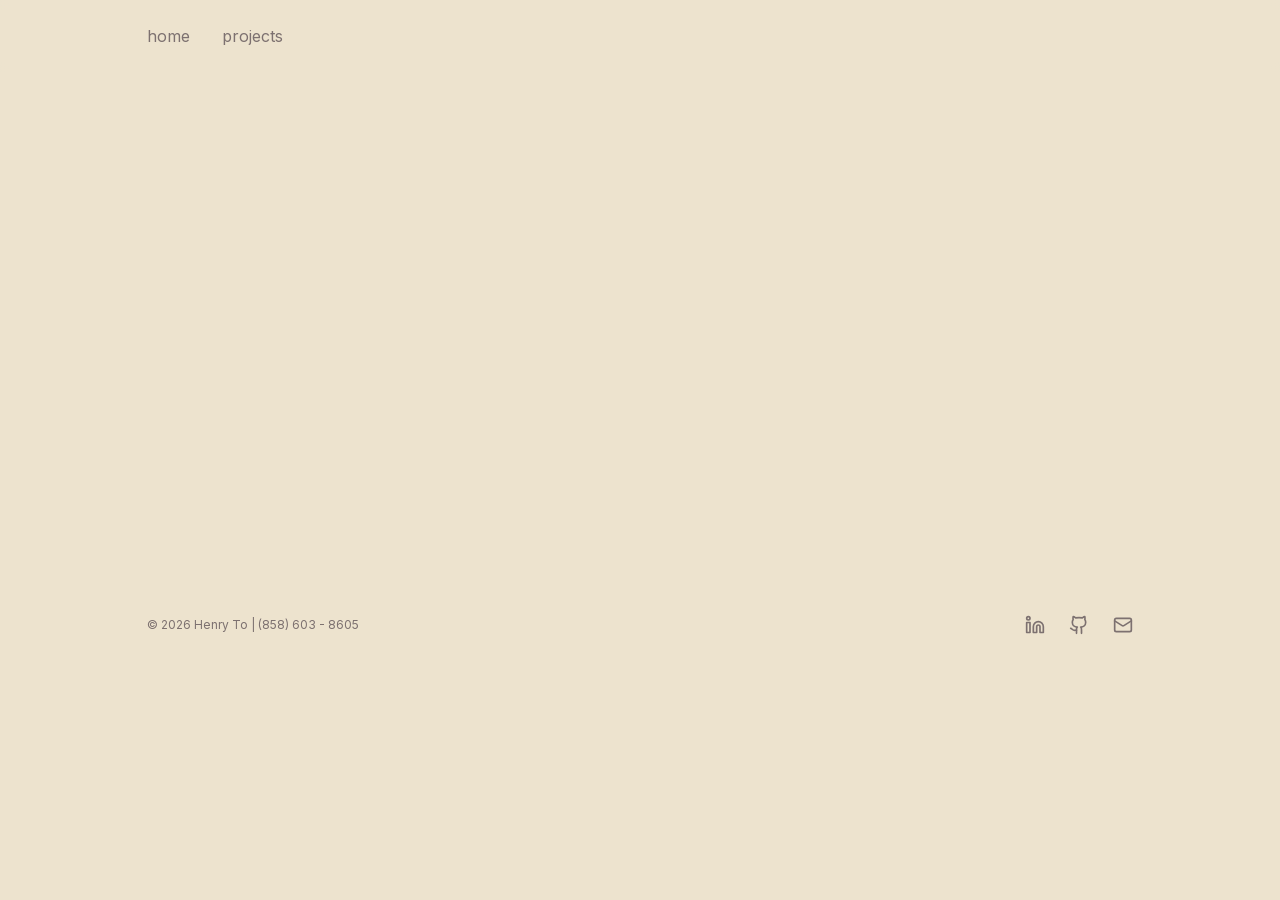
<file: projects/micromouse-robot/index.html>
<!DOCTYPE html>
<html lang="en">
  <head>
    <meta charset="utf-8">
    <meta content="width=device-width, initial-scale=1" name="viewport">
    <link as="font" crossorigin="" href="../../_next/static/media/097a874ebc292602-s.p.woff2" rel="preload" type="font/woff2">
    <link as="font" crossorigin="" href="../../_next/static/media/e4af272ccee01ff0-s.p.woff2" rel="preload" type="font/woff2">
    <link data-precedence="next" href="../../_next/static/css/dc5b46ccb72ba2ac.css" rel="stylesheet">
    <title>Henry To Portfolio</title>
    <link href="../../local.css?v=34" rel="stylesheet">
    <meta name="color-scheme" content="light">
    <link rel="icon" href="../../favicon.png" type="image/png">
    <meta name="description" content="Henry To's portfolio — firmware and PCB designer studying computer engineering at San Diego State University.">
    <meta name="author" content="Henry To">
    <meta property="og:title" content="Henry To Portfolio">
    <meta property="og:description" content="Firmware, PCB design, and computer engineering projects by Henry To.">
    <meta property="og:type" content="website">
    <meta name="twitter:card" content="summary">
    <meta name="twitter:title" content="Henry To Portfolio">
    <meta name="twitter:description" content="Firmware, PCB design, and computer engineering projects by Henry To.">
  </head>
  <body class="min-h-screen bg-background font-sans antialiased __variable_8b3a0b __variable_a437ee">
    <header class="sticky top-0 z-50 bg-background/75 backdrop-blur-sm">
      <div class="mx-auto home-width px-8 py-6">
        <nav class="flex items-center justify-between">
          <ul class="flex gap-4 sm:gap-8">
            <li class="link">
              <a href="../../index.html" title="Portfolio overview and recent projects">home</a>
            </li>
            <li class="link">
              <a href="../index.html" title="Portfolio projects showcase">projects</a>
            </li>
          </ul>
        </nav>
      </div>
    </header>
    <div class="mx-auto flex home-width flex-col px-8">
      <main class="grow project-detail" aria-label="Micromouse Robot project">
        <article class="mt-8 flex flex-col gap-8 pb-8"></article>
      </main>
    </div>
    <footer class="w-full pt-12">
      <div class="mx-auto flex home-width flex-col items-center justify-center px-8 pb-32 sm:flex-row-reverse sm:justify-between">
        <section class="flex gap-6">
          <a class="text-muted-foreground hover:text-foreground" href="https://www.linkedin.com/in/hto06/" rel="noopener noreferrer" target="_blank" title="LinkedIn">
            <span class="sr-only">LinkedIn</span>
            <svg aria-hidden="true" class="lucide lucide-linkedin size-5" fill="none" height="24" stroke="currentColor" stroke-linecap="round" stroke-linejoin="round" stroke-width="2" viewbox="0 0 24 24" width="24" xmlns="http://www.w3.org/2000/svg">
              <path d="M16 8a6 6 0 0 1 6 6v7h-4v-7a2 2 0 0 0-2-2 2 2 0 0 0-2 2v7h-4v-7a6 6 0 0 1 6-6z"></path>
              <rect height="12" width="4" x="2" y="9"></rect>
              <circle cx="4" cy="4" r="2"></circle>
            </svg>
          </a>
          <a class="text-muted-foreground hover:text-foreground" href="https://github.com/tigy1" rel="noopener noreferrer" target="_blank" title="GitHub">
            <span class="sr-only">GitHub</span>
            <svg aria-hidden="true" class="lucide lucide-github size-5" fill="none" height="24" stroke="currentColor" stroke-linecap="round" stroke-linejoin="round" stroke-width="2" viewbox="0 0 24 24" width="24" xmlns="http://www.w3.org/2000/svg">
              <path d="M15 22v-4a4.8 4.8 0 0 0-1-3.5c3 0 6-2 6-5.5.08-1.25-.27-2.48-1-3.5.28-1.15.28-2.35 0-3.5 0 0-1 0-3 1.5-2.64-.5-5.36-.5-8 0C6 2 5 2 5 2c-.3 1.15-.3 2.35 0 3.5A5.403 5.403 0 0 0 4 9c0 3.5 3 5.5 6 5.5-.39.49-.68 1.05-.85 1.65-.17.6-.22 1.23-.15 1.85v4"></path>
              <path d="M9 18c-4.51 2-5-2-7-2"></path>
            </svg>
          </a>
          <a class="text-muted-foreground hover:text-foreground" href="mailto:henrytsc06@gmail.com" rel="noopener noreferrer" target="_blank" title="Email">
            <span class="sr-only">Email</span>
            <svg aria-hidden="true" class="lucide lucide-mail size-5" fill="none" height="24" stroke="currentColor" stroke-linecap="round" stroke-linejoin="round" stroke-width="2" viewbox="0 0 24 24" width="24" xmlns="http://www.w3.org/2000/svg">
              <rect height="16" rx="2" width="20" x="2" y="4"></rect>
              <path d="m22 7-8.97 5.7a1.94 1.94 0 0 1-2.06 0L2 7"></path>
            </svg>
          </a>
        </section>
        <section class="mt-8 text-center sm:mt-0 sm:text-left">
          <p class="text-xs text-muted-foreground">© 2026 Henry To | (858) 603 - 8605</p>
        </section>
      </div>
    </footer>
    <script defer src="../../app.js?v=26"></script>
  </body>
</html>
</file>
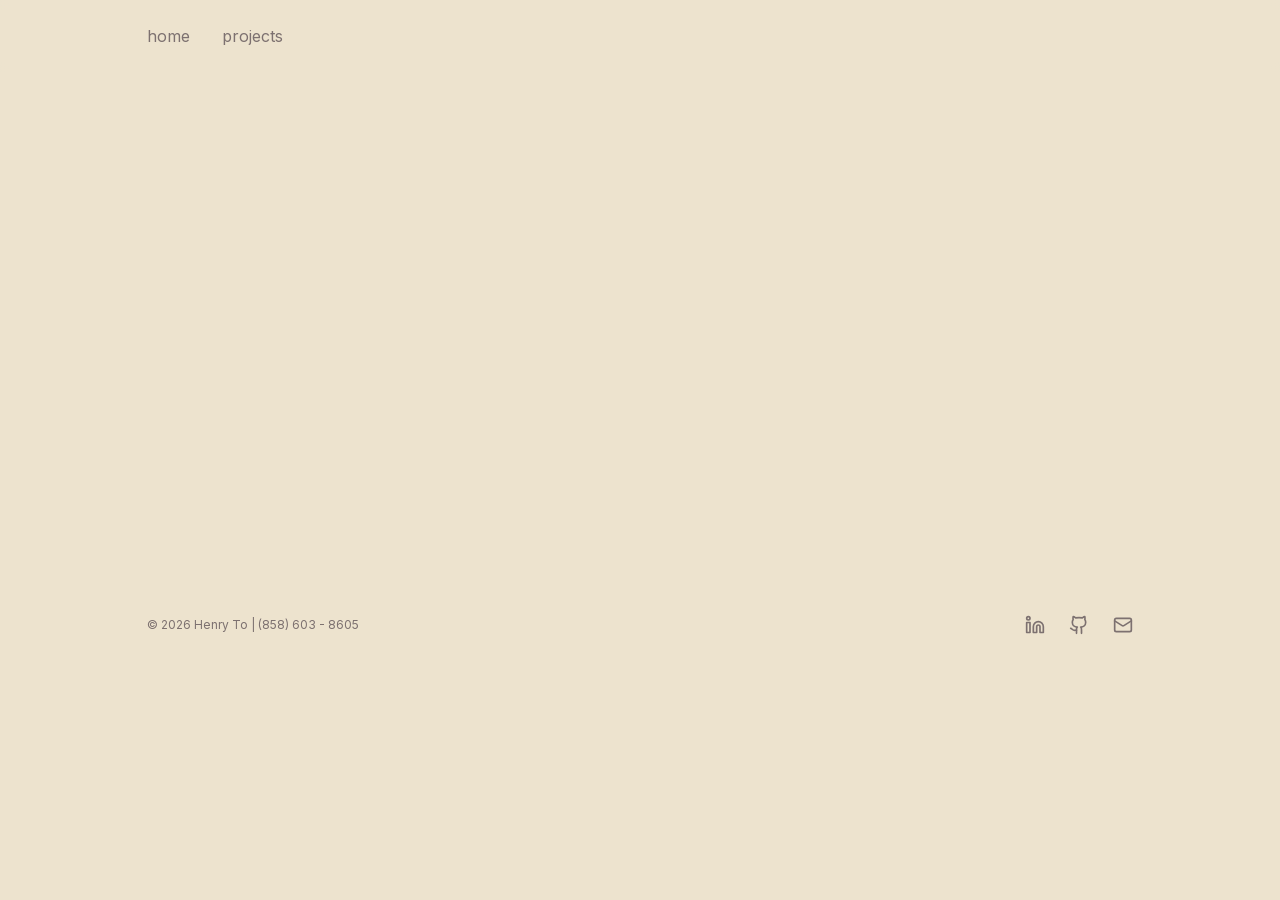
<file: projects/ws2812b-led-control-board/index.html>
<!DOCTYPE html>
<html lang="en">
  <head>
    <meta charset="utf-8">
    <meta content="width=device-width, initial-scale=1" name="viewport">
    <link as="font" crossorigin="" href="../../_next/static/media/097a874ebc292602-s.p.woff2" rel="preload" type="font/woff2">
    <link as="font" crossorigin="" href="../../_next/static/media/e4af272ccee01ff0-s.p.woff2" rel="preload" type="font/woff2">
    <link data-precedence="next" href="../../_next/static/css/dc5b46ccb72ba2ac.css" rel="stylesheet">
    <title>Henry To Portfolio</title>
    <link href="../../local.css?v=34" rel="stylesheet">
    <meta name="color-scheme" content="light">
    <link rel="icon" href="../../favicon.png" type="image/png">
    <meta name="description" content="Henry To's portfolio — firmware and PCB designer studying computer engineering at San Diego State University.">
    <meta name="author" content="Henry To">
    <meta property="og:title" content="Henry To Portfolio">
    <meta property="og:description" content="Firmware, PCB design, and computer engineering projects by Henry To.">
    <meta property="og:type" content="website">
    <meta name="twitter:card" content="summary">
    <meta name="twitter:title" content="Henry To Portfolio">
    <meta name="twitter:description" content="Firmware, PCB design, and computer engineering projects by Henry To.">
  </head>
  <body class="min-h-screen bg-background font-sans antialiased __variable_8b3a0b __variable_a437ee">
    <header class="sticky top-0 z-50 bg-background/75 backdrop-blur-sm">
      <div class="mx-auto home-width px-8 py-6">
        <nav class="flex items-center justify-between">
          <ul class="flex gap-4 sm:gap-8">
            <li class="link">
              <a href="../../index.html" title="Portfolio overview and recent projects">home</a>
            </li>
            <li class="link">
              <a href="../index.html" title="Portfolio projects showcase">projects</a>
            </li>
          </ul>
        </nav>
      </div>
    </header>
    <div class="mx-auto flex home-width flex-col px-8">
      <main class="grow project-detail" aria-label="WS2812b LED Control Board project">
        <article class="mt-8 flex flex-col gap-8 pb-8"></article>
      </main>
    </div>
    <footer class="w-full pt-12">
      <div class="mx-auto flex home-width flex-col items-center justify-center px-8 pb-32 sm:flex-row-reverse sm:justify-between">
        <section class="flex gap-6">
          <a class="text-muted-foreground hover:text-foreground" href="https://www.linkedin.com/in/hto06/" rel="noopener noreferrer" target="_blank" title="LinkedIn">
            <span class="sr-only">LinkedIn</span>
            <svg aria-hidden="true" class="lucide lucide-linkedin size-5" fill="none" height="24" stroke="currentColor" stroke-linecap="round" stroke-linejoin="round" stroke-width="2" viewbox="0 0 24 24" width="24" xmlns="http://www.w3.org/2000/svg">
              <path d="M16 8a6 6 0 0 1 6 6v7h-4v-7a2 2 0 0 0-2-2 2 2 0 0 0-2 2v7h-4v-7a6 6 0 0 1 6-6z"></path>
              <rect height="12" width="4" x="2" y="9"></rect>
              <circle cx="4" cy="4" r="2"></circle>
            </svg>
          </a>
          <a class="text-muted-foreground hover:text-foreground" href="https://github.com/tigy1" rel="noopener noreferrer" target="_blank" title="GitHub">
            <span class="sr-only">GitHub</span>
            <svg aria-hidden="true" class="lucide lucide-github size-5" fill="none" height="24" stroke="currentColor" stroke-linecap="round" stroke-linejoin="round" stroke-width="2" viewbox="0 0 24 24" width="24" xmlns="http://www.w3.org/2000/svg">
              <path d="M15 22v-4a4.8 4.8 0 0 0-1-3.5c3 0 6-2 6-5.5.08-1.25-.27-2.48-1-3.5.28-1.15.28-2.35 0-3.5 0 0-1 0-3 1.5-2.64-.5-5.36-.5-8 0C6 2 5 2 5 2c-.3 1.15-.3 2.35 0 3.5A5.403 5.403 0 0 0 4 9c0 3.5 3 5.5 6 5.5-.39.49-.68 1.05-.85 1.65-.17.6-.22 1.23-.15 1.85v4"></path>
              <path d="M9 18c-4.51 2-5-2-7-2"></path>
            </svg>
          </a>
          <a class="text-muted-foreground hover:text-foreground" href="mailto:henrytsc06@gmail.com" rel="noopener noreferrer" target="_blank" title="Email">
            <span class="sr-only">Email</span>
            <svg aria-hidden="true" class="lucide lucide-mail size-5" fill="none" height="24" stroke="currentColor" stroke-linecap="round" stroke-linejoin="round" stroke-width="2" viewbox="0 0 24 24" width="24" xmlns="http://www.w3.org/2000/svg">
              <rect height="16" rx="2" width="20" x="2" y="4"></rect>
              <path d="m22 7-8.97 5.7a1.94 1.94 0 0 1-2.06 0L2 7"></path>
            </svg>
          </a>
        </section>
        <section class="mt-8 text-center sm:mt-0 sm:text-left">
          <p class="text-xs text-muted-foreground">© 2026 Henry To | (858) 603 - 8605</p>
        </section>
      </div>
    </footer>
    <script defer src="../../app.js?v=26"></script>
  </body>
</html>
</file>
<file: _next/static/css/dc5b46ccb72ba2ac.css>
@font-face{font-family:__Inter_8b3a0b;font-style:normal;font-weight:400;font-display:swap;src:url(../media/ba9851c3c22cd980-s.woff2) format("woff2");unicode-range:u+0460-052f,u+1c80-1c8a,u+20b4,u+2de0-2dff,u+a640-a69f,u+fe2e-fe2f}@font-face{font-family:__Inter_8b3a0b;font-style:normal;font-weight:400;font-display:swap;src:url(../media/21350d82a1f187e9-s.woff2) format("woff2");unicode-range:u+0301,u+0400-045f,u+0490-0491,u+04b0-04b1,u+2116}@font-face{font-family:__Inter_8b3a0b;font-style:normal;font-weight:400;font-display:swap;src:url(../media/c5fe6dc8356a8c31-s.woff2) format("woff2");unicode-range:u+1f??}@font-face{font-family:__Inter_8b3a0b;font-style:normal;font-weight:400;font-display:swap;src:url(../media/19cfc7226ec3afaa-s.woff2) format("woff2");unicode-range:u+0370-0377,u+037a-037f,u+0384-038a,u+038c,u+038e-03a1,u+03a3-03ff}@font-face{font-family:__Inter_8b3a0b;font-style:normal;font-weight:400;font-display:swap;src:url(../media/df0a9ae256c0569c-s.woff2) format("woff2");unicode-range:u+0102-0103,u+0110-0111,u+0128-0129,u+0168-0169,u+01a0-01a1,u+01af-01b0,u+0300-0301,u+0303-0304,u+0308-0309,u+0323,u+0329,u+1ea0-1ef9,u+20ab}@font-face{font-family:__Inter_8b3a0b;font-style:normal;font-weight:400;font-display:swap;src:url(../media/8e9860b6e62d6359-s.woff2) format("woff2");unicode-range:u+0100-02ba,u+02bd-02c5,u+02c7-02cc,u+02ce-02d7,u+02dd-02ff,u+0304,u+0308,u+0329,u+1d00-1dbf,u+1e00-1e9f,u+1ef2-1eff,u+2020,u+20a0-20ab,u+20ad-20c0,u+2113,u+2c60-2c7f,u+a720-a7ff}@font-face{font-family:__Inter_8b3a0b;font-style:normal;font-weight:400;font-display:swap;src:url(../media/e4af272ccee01ff0-s.p.woff2) format("woff2");unicode-range:u+00??,u+0131,u+0152-0153,u+02bb-02bc,u+02c6,u+02da,u+02dc,u+0304,u+0308,u+0329,u+2000-206f,u+20ac,u+2122,u+2191,u+2193,u+2212,u+2215,u+feff,u+fffd}@font-face{font-family:__Inter_8b3a0b;font-style:normal;font-weight:500;font-display:swap;src:url(../media/ba9851c3c22cd980-s.woff2) format("woff2");unicode-range:u+0460-052f,u+1c80-1c8a,u+20b4,u+2de0-2dff,u+a640-a69f,u+fe2e-fe2f}@font-face{font-family:__Inter_8b3a0b;font-style:normal;font-weight:500;font-display:swap;src:url(../media/21350d82a1f187e9-s.woff2) format("woff2");unicode-range:u+0301,u+0400-045f,u+0490-0491,u+04b0-04b1,u+2116}@font-face{font-family:__Inter_8b3a0b;font-style:normal;font-weight:500;font-display:swap;src:url(../media/c5fe6dc8356a8c31-s.woff2) format("woff2");unicode-range:u+1f??}@font-face{font-family:__Inter_8b3a0b;font-style:normal;font-weight:500;font-display:swap;src:url(../media/19cfc7226ec3afaa-s.woff2) format("woff2");unicode-range:u+0370-0377,u+037a-037f,u+0384-038a,u+038c,u+038e-03a1,u+03a3-03ff}@font-face{font-family:__Inter_8b3a0b;font-style:normal;font-weight:500;font-display:swap;src:url(../media/df0a9ae256c0569c-s.woff2) format("woff2");unicode-range:u+0102-0103,u+0110-0111,u+0128-0129,u+0168-0169,u+01a0-01a1,u+01af-01b0,u+0300-0301,u+0303-0304,u+0308-0309,u+0323,u+0329,u+1ea0-1ef9,u+20ab}@font-face{font-family:__Inter_8b3a0b;font-style:normal;font-weight:500;font-display:swap;src:url(../media/8e9860b6e62d6359-s.woff2) format("woff2");unicode-range:u+0100-02ba,u+02bd-02c5,u+02c7-02cc,u+02ce-02d7,u+02dd-02ff,u+0304,u+0308,u+0329,u+1d00-1dbf,u+1e00-1e9f,u+1ef2-1eff,u+2020,u+20a0-20ab,u+20ad-20c0,u+2113,u+2c60-2c7f,u+a720-a7ff}@font-face{font-family:__Inter_8b3a0b;font-style:normal;font-weight:500;font-display:swap;src:url(../media/e4af272ccee01ff0-s.p.woff2) format("woff2");unicode-range:u+00??,u+0131,u+0152-0153,u+02bb-02bc,u+02c6,u+02da,u+02dc,u+0304,u+0308,u+0329,u+2000-206f,u+20ac,u+2122,u+2191,u+2193,u+2212,u+2215,u+feff,u+fffd}@font-face{font-family:__Inter_8b3a0b;font-style:normal;font-weight:600;font-display:swap;src:url(../media/ba9851c3c22cd980-s.woff2) format("woff2");unicode-range:u+0460-052f,u+1c80-1c8a,u+20b4,u+2de0-2dff,u+a640-a69f,u+fe2e-fe2f}@font-face{font-family:__Inter_8b3a0b;font-style:normal;font-weight:600;font-display:swap;src:url(../media/21350d82a1f187e9-s.woff2) format("woff2");unicode-range:u+0301,u+0400-045f,u+0490-0491,u+04b0-04b1,u+2116}@font-face{font-family:__Inter_8b3a0b;font-style:normal;font-weight:600;font-display:swap;src:url(../media/c5fe6dc8356a8c31-s.woff2) format("woff2");unicode-range:u+1f??}@font-face{font-family:__Inter_8b3a0b;font-style:normal;font-weight:600;font-display:swap;src:url(../media/19cfc7226ec3afaa-s.woff2) format("woff2");unicode-range:u+0370-0377,u+037a-037f,u+0384-038a,u+038c,u+038e-03a1,u+03a3-03ff}@font-face{font-family:__Inter_8b3a0b;font-style:normal;font-weight:600;font-display:swap;src:url(../media/df0a9ae256c0569c-s.woff2) format("woff2");unicode-range:u+0102-0103,u+0110-0111,u+0128-0129,u+0168-0169,u+01a0-01a1,u+01af-01b0,u+0300-0301,u+0303-0304,u+0308-0309,u+0323,u+0329,u+1ea0-1ef9,u+20ab}@font-face{font-family:__Inter_8b3a0b;font-style:normal;font-weight:600;font-display:swap;src:url(../media/8e9860b6e62d6359-s.woff2) format("woff2");unicode-range:u+0100-02ba,u+02bd-02c5,u+02c7-02cc,u+02ce-02d7,u+02dd-02ff,u+0304,u+0308,u+0329,u+1d00-1dbf,u+1e00-1e9f,u+1ef2-1eff,u+2020,u+20a0-20ab,u+20ad-20c0,u+2113,u+2c60-2c7f,u+a720-a7ff}@font-face{font-family:__Inter_8b3a0b;font-style:normal;font-weight:600;font-display:swap;src:url(../media/e4af272ccee01ff0-s.p.woff2) format("woff2");unicode-range:u+00??,u+0131,u+0152-0153,u+02bb-02bc,u+02c6,u+02da,u+02dc,u+0304,u+0308,u+0329,u+2000-206f,u+20ac,u+2122,u+2191,u+2193,u+2212,u+2215,u+feff,u+fffd}@font-face{font-family:__Inter_8b3a0b;font-style:normal;font-weight:700;font-display:swap;src:url(../media/ba9851c3c22cd980-s.woff2) format("woff2");unicode-range:u+0460-052f,u+1c80-1c8a,u+20b4,u+2de0-2dff,u+a640-a69f,u+fe2e-fe2f}@font-face{font-family:__Inter_8b3a0b;font-style:normal;font-weight:700;font-display:swap;src:url(../media/21350d82a1f187e9-s.woff2) format("woff2");unicode-range:u+0301,u+0400-045f,u+0490-0491,u+04b0-04b1,u+2116}@font-face{font-family:__Inter_8b3a0b;font-style:normal;font-weight:700;font-display:swap;src:url(../media/c5fe6dc8356a8c31-s.woff2) format("woff2");unicode-range:u+1f??}@font-face{font-family:__Inter_8b3a0b;font-style:normal;font-weight:700;font-display:swap;src:url(../media/19cfc7226ec3afaa-s.woff2) format("woff2");unicode-range:u+0370-0377,u+037a-037f,u+0384-038a,u+038c,u+038e-03a1,u+03a3-03ff}@font-face{font-family:__Inter_8b3a0b;font-style:normal;font-weight:700;font-display:swap;src:url(../media/df0a9ae256c0569c-s.woff2) format("woff2");unicode-range:u+0102-0103,u+0110-0111,u+0128-0129,u+0168-0169,u+01a0-01a1,u+01af-01b0,u+0300-0301,u+0303-0304,u+0308-0309,u+0323,u+0329,u+1ea0-1ef9,u+20ab}@font-face{font-family:__Inter_8b3a0b;font-style:normal;font-weight:700;font-display:swap;src:url(../media/8e9860b6e62d6359-s.woff2) format("woff2");unicode-range:u+0100-02ba,u+02bd-02c5,u+02c7-02cc,u+02ce-02d7,u+02dd-02ff,u+0304,u+0308,u+0329,u+1d00-1dbf,u+1e00-1e9f,u+1ef2-1eff,u+2020,u+20a0-20ab,u+20ad-20c0,u+2113,u+2c60-2c7f,u+a720-a7ff}@font-face{font-family:__Inter_8b3a0b;font-style:normal;font-weight:700;font-display:swap;src:url(../media/e4af272ccee01ff0-s.p.woff2) format("woff2");unicode-range:u+00??,u+0131,u+0152-0153,u+02bb-02bc,u+02c6,u+02da,u+02dc,u+0304,u+0308,u+0329,u+2000-206f,u+20ac,u+2122,u+2191,u+2193,u+2212,u+2215,u+feff,u+fffd}@font-face{font-family:__Inter_Fallback_8b3a0b;src:local("Arial");ascent-override:90.49%;descent-override:22.56%;line-gap-override:0.00%;size-adjust:107.06%}.__className_8b3a0b{font-family:__Inter_8b3a0b,__Inter_Fallback_8b3a0b;font-style:normal}.__variable_8b3a0b{--font-sans:"__Inter_8b3a0b","__Inter_Fallback_8b3a0b"}@font-face{font-family:__Calistoga_a437ee;font-style:normal;font-weight:400;font-display:swap;src:url(../media/e545d2cdcef4c114-s.woff2) format("woff2");unicode-range:u+0102-0103,u+0110-0111,u+0128-0129,u+0168-0169,u+01a0-01a1,u+01af-01b0,u+0300-0301,u+0303-0304,u+0308-0309,u+0323,u+0329,u+1ea0-1ef9,u+20ab}@font-face{font-family:__Calistoga_a437ee;font-style:normal;font-weight:400;font-display:swap;src:url(../media/1d977140bc781f40-s.woff2) format("woff2");unicode-range:u+0100-02ba,u+02bd-02c5,u+02c7-02cc,u+02ce-02d7,u+02dd-02ff,u+0304,u+0308,u+0329,u+1d00-1dbf,u+1e00-1e9f,u+1ef2-1eff,u+2020,u+20a0-20ab,u+20ad-20c0,u+2113,u+2c60-2c7f,u+a720-a7ff}@font-face{font-family:__Calistoga_a437ee;font-style:normal;font-weight:400;font-display:swap;src:url(../media/097a874ebc292602-s.p.woff2) format("woff2");unicode-range:u+00??,u+0131,u+0152-0153,u+02bb-02bc,u+02c6,u+02da,u+02dc,u+0304,u+0308,u+0329,u+2000-206f,u+20ac,u+2122,u+2191,u+2193,u+2212,u+2215,u+feff,u+fffd}@font-face{font-family:__Calistoga_Fallback_a437ee;src:local("Arial");ascent-override:97.98%;descent-override:29.39%;line-gap-override:0.00%;size-adjust:102.06%}.__className_a437ee{font-family:__Calistoga_a437ee,__Calistoga_Fallback_a437ee;font-weight:400;font-style:normal}.__variable_a437ee{--font-serif:"__Calistoga_a437ee","__Calistoga_Fallback_a437ee"}

/*
! tailwindcss v3.4.10 | MIT License | https://tailwindcss.com
*/*,:after,:before{box-sizing:border-box;border:0 solid #e5e7eb}:after,:before{--tw-content:""}:host,html{line-height:1.5;-webkit-text-size-adjust:100%;-moz-tab-size:4;tab-size:4;font-family:var(--font-sans);font-feature-settings:normal;font-variation-settings:normal;-webkit-tap-highlight-color:transparent}body{margin:0;line-height:inherit}hr{height:0;color:inherit;border-top-width:1px}abbr:where([title]){text-decoration:underline dotted}h1,h2,h3,h4,h5,h6{font-size:inherit;font-weight:inherit}a{color:inherit;text-decoration:inherit}b,strong{font-weight:bolder}code,kbd,pre,samp{font-family:ui-monospace,SFMono-Regular,Menlo,Monaco,Consolas,Liberation Mono,Courier New,monospace;font-feature-settings:normal;font-variation-settings:normal;font-size:1em}small{font-size:80%}sub,sup{font-size:75%;line-height:0;position:relative;vertical-align:baseline}sub{bottom:-.25em}sup{top:-.5em}table{text-indent:0;border-color:inherit;border-collapse:collapse}button,input,optgroup,select,textarea{font-family:inherit;font-feature-settings:inherit;font-variation-settings:inherit;font-size:100%;font-weight:inherit;line-height:inherit;letter-spacing:inherit;color:inherit;margin:0;padding:0}button,select{text-transform:none}button,input:where([type=button]),input:where([type=reset]),input:where([type=submit]){-webkit-appearance:button;background-color:transparent;background-image:none}:-moz-focusring{outline:auto}:-moz-ui-invalid{box-shadow:none}progress{vertical-align:baseline}::-webkit-inner-spin-button,::-webkit-outer-spin-button{height:auto}[type=search]{-webkit-appearance:textfield;outline-offset:-2px}::-webkit-search-decoration{-webkit-appearance:none}::-webkit-file-upload-button{-webkit-appearance:button;font:inherit}summary{display:list-item}blockquote,dd,dl,figure,h1,h2,h3,h4,h5,h6,hr,p,pre{margin:0}fieldset{margin:0}fieldset,legend{padding:0}menu,ol,ul{list-style:none;margin:0;padding:0}dialog{padding:0}textarea{resize:vertical}input::placeholder,textarea::placeholder{opacity:1;color:#9ca3af}[role=button],button{cursor:pointer}:disabled{cursor:default}audio,canvas,embed,iframe,img,object,svg,video{display:block;vertical-align:middle}img,video{max-width:100%;height:auto}[hidden]{display:none}:root{--background:40.64516129 46.26865672% 86.86274510%;--foreground:4.61538462 5.48523207% 46.47058824%;--card:65.85365854 36.93693694% 78.23529412%;--card-foreground:4.61538462 5.48523207% 46.47058824%;--popover:65.85365854 32.28346457% 75.09803922%;--popover-foreground:4.61538462 5.48523207% 46.47058824%;--primary:65.85365854 32.28346457% 75.09803922%;--primary-foreground:4.61538462 5.48523207% 46.47058824%;--secondary:220 14.3% 95.9%;--secondary-foreground:4.61538462 5.48523207% 46.47058824%;--muted:220 14.3% 95.9%;--muted-foreground:4.61538462 5.48523207% 46.47058824%;--accent:220 14.3% 95.9%;--accent-foreground:4.61538462 5.48523207% 46.47058824%;--destructive:0 84.2% 60.2%;--destructive-foreground:210 20% 98%;--border:42.08955224 28.27004219% 53.52941176%;--input:42.08955224 28.27004219% 53.52941176%;--ring:42.08955224 28.27004219% 53.52941176%;--radius:0.5rem;--chart-1:12 76% 61%;--chart-2:173 58% 39%;--chart-3:197 37% 24%;--chart-4:43 74% 66%;--chart-5:27 87% 67%;--sh-identifier:#354150;--sh-keyword:#f47067;--sh-string:#00a99a;--sh-class:#8d85ff;--sh-property:#4e8fdf;--sh-entity:#6eafad;--sh-jsxliterals:#bf7db6;--sh-sign:#8996a3;--sh-comment:#a19595}*{border-color:hsl(var(--border))}body{background-color:hsl(var(--background));color:hsl(var(--foreground))}.title{font-family:var(--font-serif);font-size:3rem;line-height:1;letter-spacing:.025em;text-decoration-color:hsl(var(--border)/.75);text-decoration-thickness:2px}.link{color:hsl(var(--muted-foreground));transition-property:color,background-color,border-color,text-decoration-color,fill,stroke;transition-timing-function:cubic-bezier(.4,0,.2,1);transition-duration:.15s}.link:hover{color:hsl(var(--foreground))}.prose pre{overflow-x:auto;border-radius:var(--radius);background-color:hsl(var(--accent));padding:1rem 1.25rem;font-size:.875rem;line-height:1.25rem}.prose pre code{padding:0;line-height:1.75}.prose code{border-radius:var(--radius);padding:.125rem .25rem}.prose code span{font-weight:500}.input-error{margin-left:.25rem;margin-top:.5rem;font-size:.875rem;line-height:1.25rem;--tw-text-opacity:1;color:rgb(251 113 133/var(--tw-text-opacity))}*,:after,:before{--tw-border-spacing-x:0;--tw-border-spacing-y:0;--tw-translate-x:0;--tw-translate-y:0;--tw-rotate:0;--tw-skew-x:0;--tw-skew-y:0;--tw-scale-x:1;--tw-scale-y:1;--tw-pan-x: ;--tw-pan-y: ;--tw-pinch-zoom: ;--tw-scroll-snap-strictness:proximity;--tw-gradient-from-position: ;--tw-gradient-via-position: ;--tw-gradient-to-position: ;--tw-ordinal: ;--tw-slashed-zero: ;--tw-numeric-figure: ;--tw-numeric-spacing: ;--tw-numeric-fraction: ;--tw-ring-inset: ;--tw-ring-offset-width:0px;--tw-ring-offset-color:#fff;--tw-ring-color:rgba(59,130,246,.5);--tw-ring-offset-shadow:0 0 #0000;--tw-ring-shadow:0 0 #0000;--tw-shadow:0 0 #0000;--tw-shadow-colored:0 0 #0000;--tw-blur: ;--tw-brightness: ;--tw-contrast: ;--tw-grayscale: ;--tw-hue-rotate: ;--tw-invert: ;--tw-saturate: ;--tw-sepia: ;--tw-drop-shadow: ;--tw-backdrop-blur: ;--tw-backdrop-brightness: ;--tw-backdrop-contrast: ;--tw-backdrop-grayscale: ;--tw-backdrop-hue-rotate: ;--tw-backdrop-invert: ;--tw-backdrop-opacity: ;--tw-backdrop-saturate: ;--tw-backdrop-sepia: ;--tw-contain-size: ;--tw-contain-layout: ;--tw-contain-paint: ;--tw-contain-style: }::backdrop{--tw-border-spacing-x:0;--tw-border-spacing-y:0;--tw-translate-x:0;--tw-translate-y:0;--tw-rotate:0;--tw-skew-x:0;--tw-skew-y:0;--tw-scale-x:1;--tw-scale-y:1;--tw-pan-x: ;--tw-pan-y: ;--tw-pinch-zoom: ;--tw-scroll-snap-strictness:proximity;--tw-gradient-from-position: ;--tw-gradient-via-position: ;--tw-gradient-to-position: ;--tw-ordinal: ;--tw-slashed-zero: ;--tw-numeric-figure: ;--tw-numeric-spacing: ;--tw-numeric-fraction: ;--tw-ring-inset: ;--tw-ring-offset-width:0px;--tw-ring-offset-color:#fff;--tw-ring-color:rgba(59,130,246,.5);--tw-ring-offset-shadow:0 0 #0000;--tw-ring-shadow:0 0 #0000;--tw-shadow:0 0 #0000;--tw-shadow-colored:0 0 #0000;--tw-blur: ;--tw-brightness: ;--tw-contrast: ;--tw-grayscale: ;--tw-hue-rotate: ;--tw-invert: ;--tw-saturate: ;--tw-sepia: ;--tw-drop-shadow: ;--tw-backdrop-blur: ;--tw-backdrop-brightness: ;--tw-backdrop-contrast: ;--tw-backdrop-grayscale: ;--tw-backdrop-hue-rotate: ;--tw-backdrop-invert: ;--tw-backdrop-opacity: ;--tw-backdrop-saturate: ;--tw-backdrop-sepia: ;--tw-contain-size: ;--tw-contain-layout: ;--tw-contain-paint: ;--tw-contain-style: }.prose{color:var(--tw-prose-body);max-width:65ch}.prose :where(p):not(:where([class~=not-prose],[class~=not-prose] *)){margin-top:1.25em;margin-bottom:1.25em}.prose :where([class~=lead]):not(:where([class~=not-prose],[class~=not-prose] *)){color:var(--tw-prose-lead);font-size:1.25em;line-height:1.6;margin-top:1.2em;margin-bottom:1.2em}.prose :where(a):not(:where([class~=not-prose],[class~=not-prose] *)){color:var(--tw-prose-links);text-decoration:underline;font-weight:500}.prose :where(strong):not(:where([class~=not-prose],[class~=not-prose] *)){color:var(--tw-prose-bold);font-weight:600}.prose :where(a strong):not(:where([class~=not-prose],[class~=not-prose] *)){color:inherit}.prose :where(blockquote strong):not(:where([class~=not-prose],[class~=not-prose] *)){color:inherit}.prose :where(thead th strong):not(:where([class~=not-prose],[class~=not-prose] *)){color:inherit}.prose :where(ol):not(:where([class~=not-prose],[class~=not-prose] *)){list-style-type:decimal;margin-top:1.25em;margin-bottom:1.25em;padding-inline-start:1.625em}.prose :where(ol[type=A]):not(:where([class~=not-prose],[class~=not-prose] *)){list-style-type:upper-alpha}.prose :where(ol[type=a]):not(:where([class~=not-prose],[class~=not-prose] *)){list-style-type:lower-alpha}.prose :where(ol[type=A s]):not(:where([class~=not-prose],[class~=not-prose] *)){list-style-type:upper-alpha}.prose :where(ol[type=a s]):not(:where([class~=not-prose],[class~=not-prose] *)){list-style-type:lower-alpha}.prose :where(ol[type=I]):not(:where([class~=not-prose],[class~=not-prose] *)){list-style-type:upper-roman}.prose :where(ol[type=i]):not(:where([class~=not-prose],[class~=not-prose] *)){list-style-type:lower-roman}.prose :where(ol[type=I s]):not(:where([class~=not-prose],[class~=not-prose] *)){list-style-type:upper-roman}.prose :where(ol[type=i s]):not(:where([class~=not-prose],[class~=not-prose] *)){list-style-type:lower-roman}.prose :where(ol[type="1"]):not(:where([class~=not-prose],[class~=not-prose] *)){list-style-type:decimal}.prose :where(ul):not(:where([class~=not-prose],[class~=not-prose] *)){list-style-type:disc;margin-top:1.25em;margin-bottom:1.25em;padding-inline-start:1.625em}.prose :where(ol>li):not(:where([class~=not-prose],[class~=not-prose] *))::marker{font-weight:400;color:var(--tw-prose-counters)}.prose :where(ul>li):not(:where([class~=not-prose],[class~=not-prose] *))::marker{color:var(--tw-prose-bullets)}.prose :where(dt):not(:where([class~=not-prose],[class~=not-prose] *)){color:var(--tw-prose-headings);font-weight:600;margin-top:1.25em}.prose :where(hr):not(:where([class~=not-prose],[class~=not-prose] *)){border-color:var(--tw-prose-hr);border-top-width:1px;margin-top:3em;margin-bottom:3em}.prose :where(blockquote):not(:where([class~=not-prose],[class~=not-prose] *)){font-weight:500;font-style:italic;color:var(--tw-prose-quotes);border-inline-start-width:.25rem;border-inline-start-color:var(--tw-prose-quote-borders);quotes:"\201C""\201D""\2018""\2019";margin-top:1.6em;margin-bottom:1.6em;padding-inline-start:1em}.prose :where(blockquote p:first-of-type):not(:where([class~=not-prose],[class~=not-prose] *)):before{content:open-quote}.prose :where(blockquote p:last-of-type):not(:where([class~=not-prose],[class~=not-prose] *)):after{content:close-quote}.prose :where(h1):not(:where([class~=not-prose],[class~=not-prose] *)){color:var(--tw-prose-headings);font-weight:800;font-size:2.25em;margin-top:0;margin-bottom:.8888889em;line-height:1.1111111}.prose :where(h1 strong):not(:where([class~=not-prose],[class~=not-prose] *)){font-weight:900;color:inherit}.prose :where(h2):not(:where([class~=not-prose],[class~=not-prose] *)){color:var(--tw-prose-headings);font-weight:700;font-size:1.5em;margin-top:2em;margin-bottom:1em;line-height:1.3333333}.prose :where(h2 strong):not(:where([class~=not-prose],[class~=not-prose] *)){font-weight:800;color:inherit}.prose :where(h3):not(:where([class~=not-prose],[class~=not-prose] *)){color:var(--tw-prose-headings);font-weight:600;font-size:1.25em;margin-top:1.6em;margin-bottom:.6em;line-height:1.6}.prose :where(h3 strong):not(:where([class~=not-prose],[class~=not-prose] *)){font-weight:700;color:inherit}.prose :where(h4):not(:where([class~=not-prose],[class~=not-prose] *)){color:var(--tw-prose-headings);font-weight:600;margin-top:1.5em;margin-bottom:.5em;line-height:1.5}.prose :where(h4 strong):not(:where([class~=not-prose],[class~=not-prose] *)){font-weight:700;color:inherit}.prose :where(img):not(:where([class~=not-prose],[class~=not-prose] *)){margin-top:2em;margin-bottom:2em}.prose :where(picture):not(:where([class~=not-prose],[class~=not-prose] *)){display:block;margin-top:2em;margin-bottom:2em}.prose :where(video):not(:where([class~=not-prose],[class~=not-prose] *)){margin-top:2em;margin-bottom:2em}.prose :where(kbd):not(:where([class~=not-prose],[class~=not-prose] *)){font-weight:500;font-family:inherit;color:var(--tw-prose-kbd);box-shadow:0 0 0 1px rgb(var(--tw-prose-kbd-shadows)/10%),0 3px 0 rgb(var(--tw-prose-kbd-shadows)/10%);font-size:.875em;border-radius:.3125rem;padding-top:.1875em;padding-inline-end:.375em;padding-bottom:.1875em;padding-inline-start:.375em}.prose :where(code):not(:where([class~=not-prose],[class~=not-prose] *)){color:var(--tw-prose-code);font-weight:600;font-size:.875em}.prose :where(code):not(:where([class~=not-prose],[class~=not-prose] *)):before{content:"`"}.prose :where(code):not(:where([class~=not-prose],[class~=not-prose] *)):after{content:"`"}.prose :where(a code):not(:where([class~=not-prose],[class~=not-prose] *)){color:inherit}.prose :where(h1 code):not(:where([class~=not-prose],[class~=not-prose] *)){color:inherit}.prose :where(h2 code):not(:where([class~=not-prose],[class~=not-prose] *)){color:inherit;font-size:.875em}.prose :where(h3 code):not(:where([class~=not-prose],[class~=not-prose] *)){color:inherit;font-size:.9em}.prose :where(h4 code):not(:where([class~=not-prose],[class~=not-prose] *)){color:inherit}.prose :where(blockquote code):not(:where([class~=not-prose],[class~=not-prose] *)){color:inherit}.prose :where(thead th code):not(:where([class~=not-prose],[class~=not-prose] *)){color:inherit}.prose :where(pre):not(:where([class~=not-prose],[class~=not-prose] *)){color:var(--tw-prose-pre-code);background-color:var(--tw-prose-pre-bg);overflow-x:auto;font-weight:400;font-size:.875em;line-height:1.7142857;margin-top:1.7142857em;margin-bottom:1.7142857em;border-radius:.375rem;padding-top:.8571429em;padding-inline-end:1.1428571em;padding-bottom:.8571429em;padding-inline-start:1.1428571em}.prose :where(pre code):not(:where([class~=not-prose],[class~=not-prose] *)){background-color:transparent;border-width:0;border-radius:0;padding:0;font-weight:inherit;color:inherit;font-size:inherit;font-family:inherit;line-height:inherit}.prose :where(pre code):not(:where([class~=not-prose],[class~=not-prose] *)):before{content:none}.prose :where(pre code):not(:where([class~=not-prose],[class~=not-prose] *)):after{content:none}.prose :where(table):not(:where([class~=not-prose],[class~=not-prose] *)){width:100%;table-layout:auto;margin-top:2em;margin-bottom:2em;font-size:.875em;line-height:1.7142857}.prose :where(thead):not(:where([class~=not-prose],[class~=not-prose] *)){border-bottom-width:1px;border-bottom-color:var(--tw-prose-th-borders)}.prose :where(thead th):not(:where([class~=not-prose],[class~=not-prose] *)){color:var(--tw-prose-headings);font-weight:600;vertical-align:bottom;padding-inline-end:.5714286em;padding-bottom:.5714286em;padding-inline-start:.5714286em}.prose :where(tbody tr):not(:where([class~=not-prose],[class~=not-prose] *)){border-bottom-width:1px;border-bottom-color:var(--tw-prose-td-borders)}.prose :where(tbody tr:last-child):not(:where([class~=not-prose],[class~=not-prose] *)){border-bottom-width:0}.prose :where(tbody td):not(:where([class~=not-prose],[class~=not-prose] *)){vertical-align:baseline}.prose :where(tfoot):not(:where([class~=not-prose],[class~=not-prose] *)){border-top-width:1px;border-top-color:var(--tw-prose-th-borders)}.prose :where(tfoot td):not(:where([class~=not-prose],[class~=not-prose] *)){vertical-align:top}.prose :where(th,td):not(:where([class~=not-prose],[class~=not-prose] *)){text-align:start}.prose :where(figure>*):not(:where([class~=not-prose],[class~=not-prose] *)){margin-top:0;margin-bottom:0}.prose :where(figcaption):not(:where([class~=not-prose],[class~=not-prose] *)){color:var(--tw-prose-captions);font-size:.875em;line-height:1.4285714;margin-top:.8571429em}.prose{--tw-prose-body:#374151;--tw-prose-headings:#111827;--tw-prose-lead:#4b5563;--tw-prose-links:#111827;--tw-prose-bold:#111827;--tw-prose-counters:#6b7280;--tw-prose-bullets:#d1d5db;--tw-prose-hr:#e5e7eb;--tw-prose-quotes:#111827;--tw-prose-quote-borders:#e5e7eb;--tw-prose-captions:#6b7280;--tw-prose-kbd:#111827;--tw-prose-kbd-shadows:17 24 39;--tw-prose-code:#111827;--tw-prose-pre-code:#e5e7eb;--tw-prose-pre-bg:#1f2937;--tw-prose-th-borders:#d1d5db;--tw-prose-td-borders:#e5e7eb;--tw-prose-invert-body:#d1d5db;--tw-prose-invert-headings:#fff;--tw-prose-invert-lead:#9ca3af;--tw-prose-invert-links:#fff;--tw-prose-invert-bold:#fff;--tw-prose-invert-counters:#9ca3af;--tw-prose-invert-bullets:#4b5563;--tw-prose-invert-hr:#374151;--tw-prose-invert-quotes:#f3f4f6;--tw-prose-invert-quote-borders:#374151;--tw-prose-invert-captions:#9ca3af;--tw-prose-invert-kbd:#fff;--tw-prose-invert-kbd-shadows:255 255 255;--tw-prose-invert-code:#fff;--tw-prose-invert-pre-code:#d1d5db;--tw-prose-invert-pre-bg:rgba(0,0,0,.5);--tw-prose-invert-th-borders:#4b5563;--tw-prose-invert-td-borders:#374151;font-size:1rem;line-height:1.75}.prose :where(picture>img):not(:where([class~=not-prose],[class~=not-prose] *)){margin-top:0;margin-bottom:0}.prose :where(li):not(:where([class~=not-prose],[class~=not-prose] *)){margin-top:.5em;margin-bottom:.5em}.prose :where(ol>li):not(:where([class~=not-prose],[class~=not-prose] *)){padding-inline-start:.375em}.prose :where(ul>li):not(:where([class~=not-prose],[class~=not-prose] *)){padding-inline-start:.375em}.prose :where(.prose>ul>li p):not(:where([class~=not-prose],[class~=not-prose] *)){margin-top:.75em;margin-bottom:.75em}.prose :where(.prose>ul>li>p:first-child):not(:where([class~=not-prose],[class~=not-prose] *)){margin-top:1.25em}.prose :where(.prose>ul>li>p:last-child):not(:where([class~=not-prose],[class~=not-prose] *)){margin-bottom:1.25em}.prose :where(.prose>ol>li>p:first-child):not(:where([class~=not-prose],[class~=not-prose] *)){margin-top:1.25em}.prose :where(.prose>ol>li>p:last-child):not(:where([class~=not-prose],[class~=not-prose] *)){margin-bottom:1.25em}.prose :where(ul ul,ul ol,ol ul,ol ol):not(:where([class~=not-prose],[class~=not-prose] *)){margin-top:.75em;margin-bottom:.75em}.prose :where(dl):not(:where([class~=not-prose],[class~=not-prose] *)){margin-top:1.25em;margin-bottom:1.25em}.prose :where(dd):not(:where([class~=not-prose],[class~=not-prose] *)){margin-top:.5em;padding-inline-start:1.625em}.prose :where(hr+*):not(:where([class~=not-prose],[class~=not-prose] *)){margin-top:0}.prose :where(h2+*):not(:where([class~=not-prose],[class~=not-prose] *)){margin-top:0}.prose :where(h3+*):not(:where([class~=not-prose],[class~=not-prose] *)){margin-top:0}.prose :where(h4+*):not(:where([class~=not-prose],[class~=not-prose] *)){margin-top:0}.prose :where(thead th:first-child):not(:where([class~=not-prose],[class~=not-prose] *)){padding-inline-start:0}.prose :where(thead th:last-child):not(:where([class~=not-prose],[class~=not-prose] *)){padding-inline-end:0}.prose :where(tbody td,tfoot td):not(:where([class~=not-prose],[class~=not-prose] *)){padding-top:.5714286em;padding-inline-end:.5714286em;padding-bottom:.5714286em;padding-inline-start:.5714286em}.prose :where(tbody td:first-child,tfoot td:first-child):not(:where([class~=not-prose],[class~=not-prose] *)){padding-inline-start:0}.prose :where(tbody td:last-child,tfoot td:last-child):not(:where([class~=not-prose],[class~=not-prose] *)){padding-inline-end:0}.prose :where(figure):not(:where([class~=not-prose],[class~=not-prose] *)){margin-top:2em;margin-bottom:2em}.prose :where(.prose>:first-child):not(:where([class~=not-prose],[class~=not-prose] *)){margin-top:0}.prose :where(.prose>:last-child):not(:where([class~=not-prose],[class~=not-prose] *)){margin-bottom:0}.prose-lg{font-size:1.125rem;line-height:1.7777778}.prose-lg :where(p):not(:where([class~=not-prose],[class~=not-prose] *)){margin-top:1.3333333em;margin-bottom:1.3333333em}.prose-lg :where([class~=lead]):not(:where([class~=not-prose],[class~=not-prose] *)){font-size:1.2222222em;line-height:1.4545455;margin-top:1.0909091em;margin-bottom:1.0909091em}.prose-lg :where(blockquote):not(:where([class~=not-prose],[class~=not-prose] *)){margin-top:1.6666667em;margin-bottom:1.6666667em;padding-inline-start:1em}.prose-lg :where(h1):not(:where([class~=not-prose],[class~=not-prose] *)){font-size:2.6666667em;margin-top:0;margin-bottom:.8333333em;line-height:1}.prose-lg :where(h2):not(:where([class~=not-prose],[class~=not-prose] *)){font-size:1.6666667em;margin-top:1.8666667em;margin-bottom:1.0666667em;line-height:1.3333333}.prose-lg :where(h3):not(:where([class~=not-prose],[class~=not-prose] *)){font-size:1.3333333em;margin-top:1.6666667em;margin-bottom:.6666667em;line-height:1.5}.prose-lg :where(h4):not(:where([class~=not-prose],[class~=not-prose] *)){margin-top:1.7777778em;margin-bottom:.4444444em;line-height:1.5555556}.prose-lg :where(img):not(:where([class~=not-prose],[class~=not-prose] *)){margin-top:1.7777778em;margin-bottom:1.7777778em}.prose-lg :where(picture):not(:where([class~=not-prose],[class~=not-prose] *)){margin-top:1.7777778em;margin-bottom:1.7777778em}.prose-lg :where(picture>img):not(:where([class~=not-prose],[class~=not-prose] *)){margin-top:0;margin-bottom:0}.prose-lg :where(video):not(:where([class~=not-prose],[class~=not-prose] *)){margin-top:1.7777778em;margin-bottom:1.7777778em}.prose-lg :where(kbd):not(:where([class~=not-prose],[class~=not-prose] *)){font-size:.8888889em;border-radius:.3125rem;padding-top:.2222222em;padding-inline-end:.4444444em;padding-bottom:.2222222em;padding-inline-start:.4444444em}.prose-lg :where(code):not(:where([class~=not-prose],[class~=not-prose] *)){font-size:.8888889em}.prose-lg :where(h2 code):not(:where([class~=not-prose],[class~=not-prose] *)){font-size:.8666667em}.prose-lg :where(h3 code):not(:where([class~=not-prose],[class~=not-prose] *)){font-size:.875em}.prose-lg :where(pre):not(:where([class~=not-prose],[class~=not-prose] *)){font-size:.8888889em;line-height:1.75;margin-top:2em;margin-bottom:2em;border-radius:.375rem;padding-top:1em;padding-inline-end:1.5em;padding-bottom:1em;padding-inline-start:1.5em}.prose-lg :where(ol):not(:where([class~=not-prose],[class~=not-prose] *)){margin-top:1.3333333em;margin-bottom:1.3333333em;padding-inline-start:1.5555556em}.prose-lg :where(ul):not(:where([class~=not-prose],[class~=not-prose] *)){margin-top:1.3333333em;margin-bottom:1.3333333em;padding-inline-start:1.5555556em}.prose-lg :where(li):not(:where([class~=not-prose],[class~=not-prose] *)){margin-top:.6666667em;margin-bottom:.6666667em}.prose-lg :where(ol>li):not(:where([class~=not-prose],[class~=not-prose] *)){padding-inline-start:.4444444em}.prose-lg :where(ul>li):not(:where([class~=not-prose],[class~=not-prose] *)){padding-inline-start:.4444444em}.prose-lg :where(.prose-lg>ul>li p):not(:where([class~=not-prose],[class~=not-prose] *)){margin-top:.8888889em;margin-bottom:.8888889em}.prose-lg :where(.prose-lg>ul>li>p:first-child):not(:where([class~=not-prose],[class~=not-prose] *)){margin-top:1.3333333em}.prose-lg :where(.prose-lg>ul>li>p:last-child):not(:where([class~=not-prose],[class~=not-prose] *)){margin-bottom:1.3333333em}.prose-lg :where(.prose-lg>ol>li>p:first-child):not(:where([class~=not-prose],[class~=not-prose] *)){margin-top:1.3333333em}.prose-lg :where(.prose-lg>ol>li>p:last-child):not(:where([class~=not-prose],[class~=not-prose] *)){margin-bottom:1.3333333em}.prose-lg :where(ul ul,ul ol,ol ul,ol ol):not(:where([class~=not-prose],[class~=not-prose] *)){margin-top:.8888889em;margin-bottom:.8888889em}.prose-lg :where(dl):not(:where([class~=not-prose],[class~=not-prose] *)){margin-top:1.3333333em;margin-bottom:1.3333333em}.prose-lg :where(dt):not(:where([class~=not-prose],[class~=not-prose] *)){margin-top:1.3333333em}.prose-lg :where(dd):not(:where([class~=not-prose],[class~=not-prose] *)){margin-top:.6666667em;padding-inline-start:1.5555556em}.prose-lg :where(hr):not(:where([class~=not-prose],[class~=not-prose] *)){margin-top:3.1111111em;margin-bottom:3.1111111em}.prose-lg :where(hr+*):not(:where([class~=not-prose],[class~=not-prose] *)){margin-top:0}.prose-lg :where(h2+*):not(:where([class~=not-prose],[class~=not-prose] *)){margin-top:0}.prose-lg :where(h3+*):not(:where([class~=not-prose],[class~=not-prose] *)){margin-top:0}.prose-lg :where(h4+*):not(:where([class~=not-prose],[class~=not-prose] *)){margin-top:0}.prose-lg :where(table):not(:where([class~=not-prose],[class~=not-prose] *)){font-size:.8888889em;line-height:1.5}.prose-lg :where(thead th):not(:where([class~=not-prose],[class~=not-prose] *)){padding-inline-end:.75em;padding-bottom:.75em;padding-inline-start:.75em}.prose-lg :where(thead th:first-child):not(:where([class~=not-prose],[class~=not-prose] *)){padding-inline-start:0}.prose-lg :where(thead th:last-child):not(:where([class~=not-prose],[class~=not-prose] *)){padding-inline-end:0}.prose-lg :where(tbody td,tfoot td):not(:where([class~=not-prose],[class~=not-prose] *)){padding-top:.75em;padding-inline-end:.75em;padding-bottom:.75em;padding-inline-start:.75em}.prose-lg :where(tbody td:first-child,tfoot td:first-child):not(:where([class~=not-prose],[class~=not-prose] *)){padding-inline-start:0}.prose-lg :where(tbody td:last-child,tfoot td:last-child):not(:where([class~=not-prose],[class~=not-prose] *)){padding-inline-end:0}.prose-lg :where(figure):not(:where([class~=not-prose],[class~=not-prose] *)){margin-top:1.7777778em;margin-bottom:1.7777778em}.prose-lg :where(figure>*):not(:where([class~=not-prose],[class~=not-prose] *)){margin-top:0;margin-bottom:0}.prose-lg :where(figcaption):not(:where([class~=not-prose],[class~=not-prose] *)){font-size:.8888889em;line-height:1.5;margin-top:1em}.prose-lg :where(.prose-lg>:first-child):not(:where([class~=not-prose],[class~=not-prose] *)){margin-top:0}.prose-lg :where(.prose-lg>:last-child):not(:where([class~=not-prose],[class~=not-prose] *)){margin-bottom:0}.prose{--tw-prose-links:hsl(var(--primary));--tw-prose-headings:hsl(var(--foreground));--tw-prose-body:hsl(var(--foreground)/0.9);--tw-prose-bold:hsl(var(--foreground));--tw-prose-code:hsl(var(--foreground));--tw-prose-pre-code:hsl(var(--muted-foreground));--tw-prose-pre-bg:hsl(var(--muted));--tw-prose-th-borders:hsl(var(--border));--tw-prose-td-borders:hsl(var(--border));--tw-prose-quotes:hsl(var(--muted-foreground));--tw-prose-quote-borders:hsl(var(--primary));--tw-prose-hr:hsl(var(--border))}.prose blockquote{border-top-right-radius:var(--radius);border-bottom-right-radius:var(--radius);border-left-width:4px}.prose pre{border-radius:.75rem;border-width:1px;--tw-shadow:0 10px 15px -3px rgba(0,0,0,.1),0 4px 6px -4px rgba(0,0,0,.1);--tw-shadow-colored:0 10px 15px -3px var(--tw-shadow-color),0 4px 6px -4px var(--tw-shadow-color);box-shadow:var(--tw-ring-offset-shadow,0 0 #0000),var(--tw-ring-shadow,0 0 #0000),var(--tw-shadow)}.prose code{border-radius:calc(var(--radius) - 2px)}.prose img{border-radius:.75rem;--tw-shadow:0 10px 15px -3px rgba(0,0,0,.1),0 4px 6px -4px rgba(0,0,0,.1);--tw-shadow-colored:0 10px 15px -3px var(--tw-shadow-color),0 4px 6px -4px var(--tw-shadow-color);box-shadow:var(--tw-ring-offset-shadow,0 0 #0000),var(--tw-ring-shadow,0 0 #0000),var(--tw-shadow)}.prose table{border-collapse:separate;--tw-border-spacing-x:0px;--tw-border-spacing-y:0px;border-spacing:var(--tw-border-spacing-x) var(--tw-border-spacing-y);overflow:hidden;border-radius:var(--radius);border-width:1px}.sr-only{position:absolute;width:1px;height:1px;padding:0;margin:-1px;overflow:hidden;clip:rect(0,0,0,0);white-space:nowrap;border-width:0}.pointer-events-none{pointer-events:none}.fixed{position:fixed}.absolute{position:absolute}.relative{position:relative}.sticky{position:sticky}.inset-0{inset:0}.-left-16{left:-4rem}.-left-\[9999px\]{left:-9999px}.bottom-4{bottom:1rem}.left-\[50\%\]{left:50%}.right-2{right:.5rem}.right-4{right:1rem}.top-0{top:0}.top-4{top:1rem}.top-\[50\%\]{top:50%}.z-0{z-index:0}.z-10{z-index:10}.z-20{z-index:20}.z-40{z-index:40}.z-50{z-index:50}.-mx-1{margin-left:-.25rem;margin-right:-.25rem}.mx-auto{margin-left:auto;margin-right:auto}.my-1{margin-top:.25rem;margin-bottom:.25rem}.my-6{margin-top:1.5rem;margin-bottom:1.5rem}.my-8{margin-top:2rem;margin-bottom:2rem}.mb-12{margin-bottom:3rem}.mb-16{margin-bottom:4rem}.mb-2{margin-bottom:.5rem}.mb-3{margin-bottom:.75rem}.ml-10{margin-left:2.5rem}.ml-2{margin-left:.5rem}.ml-4{margin-left:1rem}.mr-1\.5{margin-right:.375rem}.mr-2{margin-right:.5rem}.mt-0\.5{margin-top:.125rem}.mt-1{margin-top:.25rem}.mt-10{margin-top:2.5rem}.mt-12{margin-top:3rem}.mt-2{margin-top:.5rem}.mt-24{margin-top:6rem}.mt-3{margin-top:.75rem}.mt-4{margin-top:1rem}.mt-6{margin-top:1.5rem}.mt-8{margin-top:2rem}.line-clamp-2{overflow:hidden;display:-webkit-box;-webkit-box-orient:vertical;-webkit-line-clamp:2}.block{display:block}.flex{display:flex}.inline-flex{display:inline-flex}.table{display:table}.grid{display:grid}.hidden{display:none}.aspect-square{aspect-ratio:1/1}.size-12{width:3rem;height:3rem}.size-2{width:.5rem;height:.5rem}.size-3{width:.75rem;height:.75rem}.size-4{width:1rem;height:1rem}.size-5{width:1.25rem;height:1.25rem}.size-6{width:1.5rem;height:1.5rem}.h-10{height:2.5rem}.h-16{height:4rem}.h-20{height:5rem}.h-3\.5{height:.875rem}.h-32{height:8rem}.h-4{height:1rem}.h-40{height:10rem}.h-5{height:1.25rem}.h-6{height:1.5rem}.h-8{height:2rem}.h-9{height:2.25rem}.h-\[1px\]{height:1px}.h-\[2\.5em\]{height:2.5em}.h-\[233px\]{height:233px}.h-\[3\.25em\]{height:3.25em}.h-\[var\(--radix-select-trigger-height\)\]{height:var(--radix-select-trigger-height)}.h-auto{height:auto}.h-full{height:100%}.h-px{height:1px}.max-h-\[--radix-select-content-available-height\]{max-height:var(--radix-select-content-available-height)}.max-h-\[400px\]{max-height:400px}.max-h-\[85vh\]{max-height:85vh}.min-h-6{min-height:1.5rem}.min-h-\[2\.5em\]{min-height:2.5em}.min-h-\[3\.25em\]{min-height:3.25em}.min-h-\[32px\]{min-height:32px}.min-h-\[350px\]{min-height:350px}.min-h-\[60px\]{min-height:60px}.min-h-full{min-height:100%}.min-h-screen{min-height:100vh}.w-10{width:2.5rem}.w-14{width:3.5rem}.w-20{width:5rem}.w-24{width:6rem}.w-28{width:7rem}.w-3\.5{width:.875rem}.w-4{width:1rem}.w-9{width:2.25rem}.w-\[140px\]{width:140px}.w-\[175px\]{width:175px}.w-\[1px\]{width:1px}.w-\[220px\]{width:220px}.w-\[320px\]{width:320px}.w-auto{width:auto}.w-fit{width:fit-content}.w-full{width:100%}.min-w-0{min-width:0}.min-w-\[8rem\]{min-width:8rem}.min-w-\[var\(--radix-select-trigger-width\)\]{min-width:var(--radix-select-trigger-width)}.max-w-3xl{max-width:48rem}.max-w-4xl{max-width:56rem}.max-w-\[200px\]{max-width:200px}.max-w-\[220px\]{max-width:220px}.max-w-\[320px\]{max-width:320px}.max-w-\[min\(90vw\2c 1160px\)\]{max-width:min(90vw,1160px)}.max-w-\[min\(92vw\2c 1200px\)\]{max-width:min(92vw,1200px)}.max-w-full{max-width:100%}.max-w-lg{max-width:32rem}.max-w-max{max-width:max-content}.max-w-none{max-width:none}.max-w-sm{max-width:24rem}.flex-1{flex:1 1 0%}.flex-shrink-0,.shrink-0{flex-shrink:0}.grow{flex-grow:1}.caption-bottom{caption-side:bottom}.origin-\[--radix-select-content-transform-origin\]{transform-origin:var(--radix-select-content-transform-origin)}.origin-bottom{transform-origin:bottom}.translate-x-\[-50\%\]{--tw-translate-x:-50%}.translate-x-\[-50\%\],.translate-y-\[-50\%\]{transform:translate(var(--tw-translate-x),var(--tw-translate-y)) rotate(var(--tw-rotate)) skewX(var(--tw-skew-x)) skewY(var(--tw-skew-y)) scaleX(var(--tw-scale-x)) scaleY(var(--tw-scale-y))}.translate-y-\[-50\%\]{--tw-translate-y:-50%}.rotate-180{--tw-rotate:180deg;transform:translate(var(--tw-translate-x),var(--tw-translate-y)) rotate(var(--tw-rotate)) skewX(var(--tw-skew-x)) skewY(var(--tw-skew-y)) scaleX(var(--tw-scale-x)) scaleY(var(--tw-scale-y))}@keyframes bounce{0%,to{transform:translateY(-25%);animation-timing-function:cubic-bezier(.8,0,1,1)}50%{transform:none;animation-timing-function:cubic-bezier(0,0,.2,1)}}.animate-bounce{animation:bounce 1s infinite}@keyframes pulse{50%{opacity:.5}}.animate-pulse{animation:pulse 2s cubic-bezier(.4,0,.6,1) infinite}@keyframes spin{to{transform:rotate(1turn)}}.animate-spin{animation:spin 1s linear infinite}.cursor-default{cursor:default}.cursor-pointer{cursor:pointer}.cursor-zoom-in{cursor:zoom-in}.select-none{user-select:none}.resize-none{resize:none}.list-inside{list-style-position:inside}.list-outside{list-style-position:outside}.list-disc{list-style-type:disc}.grid-cols-1{grid-template-columns:repeat(1,minmax(0,1fr))}.grid-cols-2{grid-template-columns:repeat(2,minmax(0,1fr))}.flex-row{flex-direction:row}.flex-col{flex-direction:column}.flex-col-reverse{flex-direction:column-reverse}.flex-wrap{flex-wrap:wrap}.place-items-center{place-items:center}.items-start{align-items:flex-start}.items-center{align-items:center}.items-baseline{align-items:baseline}.justify-start{justify-content:flex-start}.justify-end{justify-content:flex-end}.justify-center{justify-content:center}.justify-between{justify-content:space-between}.gap-1{gap:.25rem}.gap-1\.5{gap:.375rem}.gap-12{gap:3rem}.gap-16{gap:4rem}.gap-2{gap:.5rem}.gap-3{gap:.75rem}.gap-4{gap:1rem}.gap-6{gap:1.5rem}.gap-8{gap:2rem}.gap-x-4{column-gap:1rem}.gap-y-1{row-gap:.25rem}.space-x-2>:not([hidden])~:not([hidden]){--tw-space-x-reverse:0;margin-right:calc(.5rem * var(--tw-space-x-reverse));margin-left:calc(.5rem * calc(1 - var(--tw-space-x-reverse)))}.space-x-3>:not([hidden])~:not([hidden]){--tw-space-x-reverse:0;margin-right:calc(.75rem * var(--tw-space-x-reverse));margin-left:calc(.75rem * calc(1 - var(--tw-space-x-reverse)))}.space-y-1\.5>:not([hidden])~:not([hidden]){--tw-space-y-reverse:0;margin-top:calc(.375rem * calc(1 - var(--tw-space-y-reverse)));margin-bottom:calc(.375rem * var(--tw-space-y-reverse))}.space-y-2>:not([hidden])~:not([hidden]){--tw-space-y-reverse:0;margin-top:calc(.5rem * calc(1 - var(--tw-space-y-reverse)));margin-bottom:calc(.5rem * var(--tw-space-y-reverse))}.space-y-4>:not([hidden])~:not([hidden]){--tw-space-y-reverse:0;margin-top:calc(1rem * calc(1 - var(--tw-space-y-reverse)));margin-bottom:calc(1rem * var(--tw-space-y-reverse))}.space-y-6>:not([hidden])~:not([hidden]){--tw-space-y-reverse:0;margin-top:calc(1.5rem * calc(1 - var(--tw-space-y-reverse)));margin-bottom:calc(1.5rem * var(--tw-space-y-reverse))}.divide-y>:not([hidden])~:not([hidden]){--tw-divide-y-reverse:0;border-top-width:calc(1px * calc(1 - var(--tw-divide-y-reverse)));border-bottom-width:calc(1px * var(--tw-divide-y-reverse))}.divide-border>:not([hidden])~:not([hidden]){border-color:hsl(var(--border))}.overflow-auto{overflow:auto}.overflow-hidden{overflow:hidden}.overflow-visible{overflow:visible}.overflow-x-auto{overflow-x:auto}.overflow-y-auto{overflow-y:auto}.overflow-x-hidden{overflow-x:hidden}.overscroll-contain{overscroll-behavior:contain}.scroll-smooth{scroll-behavior:smooth}.whitespace-normal{white-space:normal}.whitespace-nowrap{white-space:nowrap}.text-balance{text-wrap:balance}.text-pretty{text-wrap:pretty}.break-words{overflow-wrap:break-word}.rounded-full{border-radius:9999px}.rounded-lg{border-radius:var(--radius)}.rounded-md{border-radius:calc(var(--radius) - 2px)}.rounded-none{border-radius:0}.rounded-sm{border-radius:calc(var(--radius) - 4px)}.rounded-xl{border-radius:.75rem}.rounded-b-lg{border-bottom-right-radius:var(--radius);border-bottom-left-radius:var(--radius)}.border{border-width:1px}.border-2{border-width:2px}.border-b{border-bottom-width:1px}.border-l{border-left-width:1px}.border-t{border-top-width:1px}.border-destructive\/30{border-color:hsl(var(--destructive)/.3)}.border-input{border-color:hsl(var(--input))}.border-orange-200{--tw-border-opacity:1;border-color:rgb(254 215 170/var(--tw-border-opacity))}.border-transparent{border-color:transparent}.bg-background{background-color:hsl(var(--background))}.bg-background\/75{background-color:hsl(var(--background)/.75)}.bg-background\/80{background-color:hsl(var(--background)/.8)}.bg-black\/80{background-color:rgba(0,0,0,.8)}.bg-border{background-color:hsl(var(--border))}.bg-card{background-color:hsl(var(--card))}.bg-destructive{background-color:hsl(var(--destructive))}.bg-destructive\/5{background-color:hsl(var(--destructive)/.05)}.bg-emerald-500{--tw-bg-opacity:1;background-color:rgb(16 185 129/var(--tw-bg-opacity))}.bg-foreground{background-color:hsl(var(--foreground))}.bg-muted{background-color:hsl(var(--muted))}.bg-muted\/30{background-color:hsl(var(--muted)/.3)}.bg-muted\/50{background-color:hsl(var(--muted)/.5)}.bg-muted\/70{background-color:hsl(var(--muted)/.7)}.bg-orange-50{--tw-bg-opacity:1;background-color:rgb(255 247 237/var(--tw-bg-opacity))}.bg-orange-500{--tw-bg-opacity:1;background-color:rgb(249 115 22/var(--tw-bg-opacity))}.bg-popover{background-color:hsl(var(--popover))}.bg-primary{background-color:hsl(var(--primary))}.bg-primary\/10{background-color:hsl(var(--primary)/.1)}.bg-secondary{background-color:hsl(var(--secondary))}.bg-transparent{background-color:transparent}.bg-white{--tw-bg-opacity:1;background-color:rgb(255 255 255/var(--tw-bg-opacity))}.bg-gradient-to-br{background-image:linear-gradient(to bottom right,var(--tw-gradient-stops))}.from-foreground{--tw-gradient-from:hsl(var(--foreground)) var(--tw-gradient-from-position);--tw-gradient-to:hsl(var(--foreground)/0) var(--tw-gradient-to-position);--tw-gradient-stops:var(--tw-gradient-from),var(--tw-gradient-to)}.to-foreground\/80{--tw-gradient-to:hsl(var(--foreground)/0.8) var(--tw-gradient-to-position)}.bg-clip-text{background-clip:text}.object-contain{object-fit:contain}.object-cover{object-fit:cover}.object-top{object-position:top}.p-0{padding:0}.p-1{padding:.25rem}.p-2{padding:.5rem}.p-3{padding:.75rem}.p-4{padding:1rem}.p-6{padding:1.5rem}.px-1{padding-left:.25rem;padding-right:.25rem}.px-2{padding-left:.5rem;padding-right:.5rem}.px-2\.5{padding-left:.625rem;padding-right:.625rem}.px-3{padding-left:.75rem;padding-right:.75rem}.px-4{padding-left:1rem;padding-right:1rem}.px-6{padding-left:1.5rem;padding-right:1.5rem}.px-8{padding-left:2rem;padding-right:2rem}.py-0{padding-top:0;padding-bottom:0}.py-0\.5{padding-top:.125rem;padding-bottom:.125rem}.py-1{padding-top:.25rem;padding-bottom:.25rem}.py-1\.5{padding-top:.375rem;padding-bottom:.375rem}.py-2{padding-top:.5rem;padding-bottom:.5rem}.py-4{padding-top:1rem;padding-bottom:1rem}.py-6{padding-top:1.5rem;padding-bottom:1.5rem}.pb-16{padding-bottom:4rem}.pb-32{padding-bottom:8rem}.pb-4{padding-bottom:1rem}.pl-2{padding-left:.5rem}.pr-8{padding-right:2rem}.pt-0{padding-top:0}.pt-12{padding-top:3rem}.pt-2{padding-top:.5rem}.text-left{text-align:left}.text-center{text-align:center}.align-middle{vertical-align:middle}.font-sans{font-family:var(--font-sans)}.text-2xl{font-size:1.5rem;line-height:2rem}.text-3xl{font-size:1.875rem;line-height:2.25rem}.text-4xl{font-size:2.25rem;line-height:2.5rem}.text-\[10px\]{font-size:10px}.text-base{font-size:1rem;line-height:1.5rem}.text-lg{font-size:1.125rem;line-height:1.75rem}.text-sm{font-size:.875rem;line-height:1.25rem}.text-xl{font-size:1.25rem;line-height:1.75rem}.text-xs{font-size:.75rem;line-height:1rem}.font-bold{font-weight:700}.font-light{font-weight:300}.font-medium{font-weight:500}.font-semibold{font-weight:600}.tabular-nums{--tw-numeric-spacing:tabular-nums;font-variant-numeric:var(--tw-ordinal) var(--tw-slashed-zero) var(--tw-numeric-figure) var(--tw-numeric-spacing) var(--tw-numeric-fraction)}.leading-none{line-height:1}.leading-normal{line-height:1.5}.leading-relaxed{line-height:1.625}.leading-tight{line-height:1.25}.tracking-tight{letter-spacing:-.025em}.text-background{color:hsl(var(--background))}.text-card-foreground{color:hsl(var(--card-foreground))}.text-destructive{color:hsl(var(--destructive))}.text-destructive-foreground{color:hsl(var(--destructive-foreground))}.text-foreground{color:hsl(var(--foreground))}.text-indigo-500{--tw-text-opacity:1;color:rgb(99 102 241/var(--tw-text-opacity))}.text-muted-foreground{color:hsl(var(--muted-foreground))}.text-muted-foreground\/90{color:hsl(var(--muted-foreground)/.9)}.text-orange-300{--tw-text-opacity:1;color:rgb(253 186 116/var(--tw-text-opacity))}.text-orange-600{--tw-text-opacity:1;color:rgb(234 88 12/var(--tw-text-opacity))}.text-orange-700{--tw-text-opacity:1;color:rgb(194 65 12/var(--tw-text-opacity))}.text-popover-foreground{color:hsl(var(--popover-foreground))}.text-primary{color:hsl(var(--primary))}.text-primary-foreground{color:hsl(var(--primary-foreground))}.text-rose-500{--tw-text-opacity:1;color:rgb(244 63 94/var(--tw-text-opacity))}.text-secondary-foreground{color:hsl(var(--secondary-foreground))}.text-transparent{color:transparent}.text-white{--tw-text-opacity:1;color:rgb(255 255 255/var(--tw-text-opacity))}.underline{text-decoration-line:underline}.underline-offset-2{text-underline-offset:2px}.underline-offset-4{text-underline-offset:4px}.antialiased{-webkit-font-smoothing:antialiased;-moz-osx-font-smoothing:grayscale}.opacity-0{opacity:0}.opacity-50{opacity:.5}.opacity-70{opacity:.7}.shadow{--tw-shadow:0 1px 3px 0 rgba(0,0,0,.1),0 1px 2px -1px rgba(0,0,0,.1);--tw-shadow-colored:0 1px 3px 0 var(--tw-shadow-color),0 1px 2px -1px var(--tw-shadow-color)}.shadow,.shadow-2xl{box-shadow:var(--tw-ring-offset-shadow,0 0 #0000),var(--tw-ring-shadow,0 0 #0000),var(--tw-shadow)}.shadow-2xl{--tw-shadow:0 25px 50px -12px rgba(0,0,0,.25);--tw-shadow-colored:0 25px 50px -12px var(--tw-shadow-color)}.shadow-lg{--tw-shadow:0 10px 15px -3px rgba(0,0,0,.1),0 4px 6px -4px rgba(0,0,0,.1);--tw-shadow-colored:0 10px 15px -3px var(--tw-shadow-color),0 4px 6px -4px var(--tw-shadow-color)}.shadow-lg,.shadow-md{box-shadow:var(--tw-ring-offset-shadow,0 0 #0000),var(--tw-ring-shadow,0 0 #0000),var(--tw-shadow)}.shadow-md{--tw-shadow:0 4px 6px -1px rgba(0,0,0,.1),0 2px 4px -2px rgba(0,0,0,.1);--tw-shadow-colored:0 4px 6px -1px var(--tw-shadow-color),0 2px 4px -2px var(--tw-shadow-color)}.shadow-sm{--tw-shadow:0 1px 2px 0 rgba(0,0,0,.05);--tw-shadow-colored:0 1px 2px 0 var(--tw-shadow-color);box-shadow:var(--tw-ring-offset-shadow,0 0 #0000),var(--tw-ring-shadow,0 0 #0000),var(--tw-shadow)}.shadow-black\/10{--tw-shadow-color:rgba(0,0,0,.1);--tw-shadow:var(--tw-shadow-colored)}.outline-none{outline:2px solid transparent;outline-offset:2px}.outline{outline-style:solid}.ring-0{--tw-ring-offset-shadow:var(--tw-ring-inset) 0 0 0 var(--tw-ring-offset-width) var(--tw-ring-offset-color);--tw-ring-shadow:var(--tw-ring-inset) 0 0 0 calc(0px + var(--tw-ring-offset-width)) var(--tw-ring-color);box-shadow:var(--tw-ring-offset-shadow),var(--tw-ring-shadow),var(--tw-shadow,0 0 #0000)}.ring-offset-background{--tw-ring-offset-color:hsl(var(--background))}.filter{filter:var(--tw-blur) var(--tw-brightness) var(--tw-contrast) var(--tw-grayscale) var(--tw-hue-rotate) var(--tw-invert) var(--tw-saturate) var(--tw-sepia) var(--tw-drop-shadow)}.backdrop-blur-sm{--tw-backdrop-blur:blur(4px);-webkit-backdrop-filter:var(--tw-backdrop-blur) var(--tw-backdrop-brightness) var(--tw-backdrop-contrast) var(--tw-backdrop-grayscale) var(--tw-backdrop-hue-rotate) var(--tw-backdrop-invert) var(--tw-backdrop-opacity) var(--tw-backdrop-saturate) var(--tw-backdrop-sepia);backdrop-filter:var(--tw-backdrop-blur) var(--tw-backdrop-brightness) var(--tw-backdrop-contrast) var(--tw-backdrop-grayscale) var(--tw-backdrop-hue-rotate) var(--tw-backdrop-invert) var(--tw-backdrop-opacity) var(--tw-backdrop-saturate) var(--tw-backdrop-sepia)}.transition-all{transition-property:all;transition-timing-function:cubic-bezier(.4,0,.2,1);transition-duration:.15s}.transition-colors{transition-property:color,background-color,border-color,text-decoration-color,fill,stroke;transition-timing-function:cubic-bezier(.4,0,.2,1);transition-duration:.15s}.transition-opacity{transition-property:opacity;transition-timing-function:cubic-bezier(.4,0,.2,1);transition-duration:.15s}.transition-transform{transition-property:transform;transition-timing-function:cubic-bezier(.4,0,.2,1);transition-duration:.15s}.duration-200{transition-duration:.2s}@keyframes enter{0%{opacity:var(--tw-enter-opacity,1);transform:translate3d(var(--tw-enter-translate-x,0),var(--tw-enter-translate-y,0),0) scale3d(var(--tw-enter-scale,1),var(--tw-enter-scale,1),var(--tw-enter-scale,1)) rotate(var(--tw-enter-rotate,0))}}@keyframes exit{to{opacity:var(--tw-exit-opacity,1);transform:translate3d(var(--tw-exit-translate-x,0),var(--tw-exit-translate-y,0),0) scale3d(var(--tw-exit-scale,1),var(--tw-exit-scale,1),var(--tw-exit-scale,1)) rotate(var(--tw-exit-rotate,0))}}.duration-200{animation-duration:.2s}@media (max-width:639px){.ios-prevent-zoom{font-size:16px!important}}@media (min-width:640px){.ios-prevent-zoom{font-size:.875rem!important}}.touch-target{min-height:36px;min-width:36px}@media (min-width:640px){.touch-target{min-height:40px;min-width:40px}}.file\:border-0::file-selector-button{border-width:0}.file\:bg-transparent::file-selector-button{background-color:transparent}.file\:text-sm::file-selector-button{font-size:.875rem;line-height:1.25rem}.file\:font-medium::file-selector-button{font-weight:500}.placeholder\:text-muted-foreground::placeholder{color:hsl(var(--muted-foreground))}.first\:mt-0:first-child{margin-top:0}.hover\:cursor-grab:hover{cursor:grab}.hover\:bg-accent:hover{background-color:hsl(var(--accent))}.hover\:bg-destructive\/80:hover{background-color:hsl(var(--destructive)/.8)}.hover\:bg-destructive\/90:hover{background-color:hsl(var(--destructive)/.9)}.hover\:bg-muted\/30:hover{background-color:hsl(var(--muted)/.3)}.hover\:bg-muted\/50:hover{background-color:hsl(var(--muted)/.5)}.hover\:bg-primary\/80:hover{background-color:hsl(var(--primary)/.8)}.hover\:bg-primary\/90:hover{background-color:hsl(var(--primary)/.9)}.hover\:bg-secondary\/80:hover{background-color:hsl(var(--secondary)/.8)}.hover\:text-accent-foreground:hover{color:hsl(var(--accent-foreground))}.hover\:text-foreground:hover{color:hsl(var(--foreground))}.hover\:text-primary:hover{color:hsl(var(--primary))}.hover\:underline:hover{text-decoration-line:underline}.hover\:opacity-100:hover{opacity:1}.focus\:bg-accent:focus{background-color:hsl(var(--accent))}.focus\:text-accent-foreground:focus{color:hsl(var(--accent-foreground))}.focus\:outline-none:focus{outline:2px solid transparent;outline-offset:2px}.focus\:ring-1:focus{--tw-ring-offset-shadow:var(--tw-ring-inset) 0 0 0 var(--tw-ring-offset-width) var(--tw-ring-offset-color);--tw-ring-shadow:var(--tw-ring-inset) 0 0 0 calc(1px + var(--tw-ring-offset-width)) var(--tw-ring-color)}.focus\:ring-1:focus,.focus\:ring-2:focus{box-shadow:var(--tw-ring-offset-shadow),var(--tw-ring-shadow),var(--tw-shadow,0 0 #0000)}.focus\:ring-2:focus{--tw-ring-offset-shadow:var(--tw-ring-inset) 0 0 0 var(--tw-ring-offset-width) var(--tw-ring-offset-color);--tw-ring-shadow:var(--tw-ring-inset) 0 0 0 calc(2px + var(--tw-ring-offset-width)) var(--tw-ring-color)}.focus\:ring-ring:focus{--tw-ring-color:hsl(var(--ring))}.focus\:ring-offset-2:focus{--tw-ring-offset-width:2px}.focus-visible\:outline-none:focus-visible{outline:2px solid transparent;outline-offset:2px}.focus-visible\:ring-1:focus-visible{--tw-ring-offset-shadow:var(--tw-ring-inset) 0 0 0 var(--tw-ring-offset-width) var(--tw-ring-offset-color);--tw-ring-shadow:var(--tw-ring-inset) 0 0 0 calc(1px + var(--tw-ring-offset-width)) var(--tw-ring-color);box-shadow:var(--tw-ring-offset-shadow),var(--tw-ring-shadow),var(--tw-shadow,0 0 #0000)}.focus-visible\:ring-2:focus-visible{--tw-ring-offset-shadow:var(--tw-ring-inset) 0 0 0 var(--tw-ring-offset-width) var(--tw-ring-offset-color);--tw-ring-shadow:var(--tw-ring-inset) 0 0 0 calc(2px + var(--tw-ring-offset-width)) var(--tw-ring-color);box-shadow:var(--tw-ring-offset-shadow),var(--tw-ring-shadow),var(--tw-shadow,0 0 #0000)}.focus-visible\:ring-ring:focus-visible{--tw-ring-color:hsl(var(--ring))}.focus-visible\:ring-offset-2:focus-visible{--tw-ring-offset-width:2px}.focus-visible\:ring-offset-background:focus-visible{--tw-ring-offset-color:hsl(var(--background))}.active\:cursor-grabbing:active{cursor:grabbing}.disabled\:pointer-events-none:disabled{pointer-events:none}.disabled\:cursor-not-allowed:disabled{cursor:not-allowed}.disabled\:opacity-50:disabled{opacity:.5}.group:hover .group-hover\:text-primary{color:hsl(var(--primary))}.group.toaster .group-\[\.toaster\]\:border-border{border-color:hsl(var(--border))}.group.toast .group-\[\.toast\]\:bg-muted{background-color:hsl(var(--muted))}.group.toast .group-\[\.toast\]\:bg-primary{background-color:hsl(var(--primary))}.group.toaster .group-\[\.toaster\]\:bg-background{background-color:hsl(var(--background))}.group.toast .group-\[\.toast\]\:text-muted-foreground{color:hsl(var(--muted-foreground))}.group.toast .group-\[\.toast\]\:text-primary-foreground{color:hsl(var(--primary-foreground))}.group.toaster .group-\[\.toaster\]\:text-foreground{color:hsl(var(--foreground))}.group.toaster .group-\[\.toaster\]\:shadow-lg{--tw-shadow:0 10px 15px -3px rgba(0,0,0,.1),0 4px 6px -4px rgba(0,0,0,.1);--tw-shadow-colored:0 10px 15px -3px var(--tw-shadow-color),0 4px 6px -4px var(--tw-shadow-color);box-shadow:var(--tw-ring-offset-shadow,0 0 #0000),var(--tw-ring-shadow,0 0 #0000),var(--tw-shadow)}.peer:disabled~.peer-disabled\:cursor-not-allowed{cursor:not-allowed}.peer:disabled~.peer-disabled\:opacity-70{opacity:.7}.data-\[disabled\]\:pointer-events-none[data-disabled]{pointer-events:none}.data-\[side\=bottom\]\:translate-y-1[data-side=bottom]{--tw-translate-y:0.25rem}.data-\[side\=bottom\]\:translate-y-1[data-side=bottom],.data-\[side\=left\]\:-translate-x-1[data-side=left]{transform:translate(var(--tw-translate-x),var(--tw-translate-y)) rotate(var(--tw-rotate)) skewX(var(--tw-skew-x)) skewY(var(--tw-skew-y)) scaleX(var(--tw-scale-x)) scaleY(var(--tw-scale-y))}.data-\[side\=left\]\:-translate-x-1[data-side=left]{--tw-translate-x:-0.25rem}.data-\[side\=right\]\:translate-x-1[data-side=right]{--tw-translate-x:0.25rem}.data-\[side\=right\]\:translate-x-1[data-side=right],.data-\[side\=top\]\:-translate-y-1[data-side=top]{transform:translate(var(--tw-translate-x),var(--tw-translate-y)) rotate(var(--tw-rotate)) skewX(var(--tw-skew-x)) skewY(var(--tw-skew-y)) scaleX(var(--tw-scale-x)) scaleY(var(--tw-scale-y))}.data-\[side\=top\]\:-translate-y-1[data-side=top]{--tw-translate-y:-0.25rem}.data-\[state\=checked\]\:translate-x-4[data-state=checked]{--tw-translate-x:1rem}.data-\[state\=checked\]\:translate-x-4[data-state=checked],.data-\[state\=unchecked\]\:translate-x-0[data-state=unchecked]{transform:translate(var(--tw-translate-x),var(--tw-translate-y)) rotate(var(--tw-rotate)) skewX(var(--tw-skew-x)) skewY(var(--tw-skew-y)) scaleX(var(--tw-scale-x)) scaleY(var(--tw-scale-y))}.data-\[state\=unchecked\]\:translate-x-0[data-state=unchecked]{--tw-translate-x:0px}@keyframes accordion-up{0%{height:var(--radix-accordion-content-height)}to{height:0}}.data-\[state\=closed\]\:animate-accordion-up[data-state=closed]{animation:accordion-up .2s ease-out}@keyframes accordion-down{0%{height:0}to{height:var(--radix-accordion-content-height)}}.data-\[state\=open\]\:animate-accordion-down[data-state=open]{animation:accordion-down .2s ease-out}.data-\[state\=active\]\:bg-background[data-state=active]{background-color:hsl(var(--background))}.data-\[state\=checked\]\:bg-primary[data-state=checked]{background-color:hsl(var(--primary))}.data-\[state\=open\]\:bg-accent[data-state=open]{background-color:hsl(var(--accent))}.data-\[state\=selected\]\:bg-muted[data-state=selected]{background-color:hsl(var(--muted))}.data-\[state\=unchecked\]\:bg-input[data-state=unchecked]{background-color:hsl(var(--input))}.data-\[placeholder\]\:text-muted-foreground[data-placeholder]{color:hsl(var(--muted-foreground))}.data-\[state\=active\]\:text-foreground[data-state=active]{color:hsl(var(--foreground))}.data-\[state\=open\]\:text-muted-foreground[data-state=open]{color:hsl(var(--muted-foreground))}.data-\[disabled\]\:opacity-50[data-disabled]{opacity:.5}.data-\[state\=active\]\:shadow[data-state=active]{--tw-shadow:0 1px 3px 0 rgba(0,0,0,.1),0 1px 2px -1px rgba(0,0,0,.1);--tw-shadow-colored:0 1px 3px 0 var(--tw-shadow-color),0 1px 2px -1px var(--tw-shadow-color);box-shadow:var(--tw-ring-offset-shadow,0 0 #0000),var(--tw-ring-shadow,0 0 #0000),var(--tw-shadow)}.data-\[state\=open\]\:animate-in[data-state=open]{animation-name:enter;animation-duration:.15s;--tw-enter-opacity:initial;--tw-enter-scale:initial;--tw-enter-rotate:initial;--tw-enter-translate-x:initial;--tw-enter-translate-y:initial}.data-\[state\=closed\]\:animate-out[data-state=closed]{animation-name:exit;animation-duration:.15s;--tw-exit-opacity:initial;--tw-exit-scale:initial;--tw-exit-rotate:initial;--tw-exit-translate-x:initial;--tw-exit-translate-y:initial}.data-\[state\=closed\]\:fade-out-0[data-state=closed]{--tw-exit-opacity:0}.data-\[state\=open\]\:fade-in-0[data-state=open]{--tw-enter-opacity:0}.data-\[state\=closed\]\:zoom-out-95[data-state=closed]{--tw-exit-scale:.95}.data-\[state\=open\]\:zoom-in-95[data-state=open]{--tw-enter-scale:.95}.data-\[side\=bottom\]\:slide-in-from-top-2[data-side=bottom]{--tw-enter-translate-y:-0.5rem}.data-\[side\=left\]\:slide-in-from-right-2[data-side=left]{--tw-enter-translate-x:0.5rem}.data-\[side\=right\]\:slide-in-from-left-2[data-side=right]{--tw-enter-translate-x:-0.5rem}.data-\[side\=top\]\:slide-in-from-bottom-2[data-side=top]{--tw-enter-translate-y:0.5rem}.data-\[state\=closed\]\:slide-out-to-left-1\/2[data-state=closed]{--tw-exit-translate-x:-50%}.data-\[state\=closed\]\:slide-out-to-top-\[48\%\][data-state=closed]{--tw-exit-translate-y:-48%}.data-\[state\=open\]\:slide-in-from-left-1\/2[data-state=open]{--tw-enter-translate-x:-50%}.data-\[state\=open\]\:slide-in-from-top-\[48\%\][data-state=open]{--tw-enter-translate-y:-48%}@media (min-width:640px){.sm\:bottom-8{bottom:2rem}.sm\:right-6{right:1.5rem}.sm\:right-8{right:2rem}.sm\:top-6{top:1.5rem}.sm\:col-span-2{grid-column:span 2/span 2}.sm\:mb-4{margin-bottom:1rem}.sm\:ml-6{margin-left:1.5rem}.sm\:mr-2\.5{margin-right:.625rem}.sm\:mt-0{margin-top:0}.sm\:mt-3{margin-top:.75rem}.sm\:block{display:block}.sm\:flex{display:flex}.sm\:hidden{display:none}.sm\:size-5{width:1.25rem;height:1.25rem}.sm\:size-8{width:2rem;height:2rem}.sm\:h-10{height:2.5rem}.sm\:h-5{height:1.25rem}.sm\:h-9{height:2.25rem}.sm\:max-h-\[500px\]{max-height:500px}.sm\:min-h-\[36px\]{min-height:36px}.sm\:min-h-\[400px\]{min-height:400px}.sm\:w-12{width:3rem}.sm\:w-5{width:1.25rem}.sm\:w-64{width:16rem}.sm\:w-96{width:24rem}.sm\:max-w-72{max-width:18rem}.sm\:max-w-\[250px\]{max-width:250px}.sm\:max-w-full{max-width:100%}.sm\:grid-cols-2{grid-template-columns:repeat(2,minmax(0,1fr))}.sm\:flex-row{flex-direction:row}.sm\:flex-row-reverse{flex-direction:row-reverse}.sm\:items-start{align-items:flex-start}.sm\:items-end{align-items:flex-end}.sm\:items-center{align-items:center}.sm\:justify-end{justify-content:flex-end}.sm\:justify-between{justify-content:space-between}.sm\:gap-1\.5{gap:.375rem}.sm\:gap-2{gap:.5rem}.sm\:gap-3{gap:.75rem}.sm\:gap-4{gap:1rem}.sm\:gap-8{gap:2rem}.sm\:space-x-2>:not([hidden])~:not([hidden]){--tw-space-x-reverse:0;margin-right:calc(.5rem * var(--tw-space-x-reverse));margin-left:calc(.5rem * calc(1 - var(--tw-space-x-reverse)))}.sm\:rounded-lg{border-radius:var(--radius)}.sm\:border-l{border-left-width:1px}.sm\:border-gray-200{--tw-border-opacity:1;border-color:rgb(229 231 235/var(--tw-border-opacity))}.sm\:border-transparent{border-color:transparent}.sm\:p-3{padding:.75rem}.sm\:p-4{padding:1rem}.sm\:p-6{padding:1.5rem}.sm\:px-3{padding-left:.75rem;padding-right:.75rem}.sm\:px-4{padding-left:1rem;padding-right:1rem}.sm\:px-6{padding-left:1.5rem;padding-right:1.5rem}.sm\:py-2{padding-top:.5rem;padding-bottom:.5rem}.sm\:py-2\.5{padding-top:.625rem;padding-bottom:.625rem}.sm\:py-24{padding-top:6rem;padding-bottom:6rem}.sm\:pl-6{padding-left:1.5rem}.sm\:text-left{text-align:left}.sm\:text-3xl{font-size:1.875rem;line-height:2.25rem}.sm\:text-5xl{font-size:3rem;line-height:1}.sm\:text-base{font-size:1rem;line-height:1.5rem}.sm\:text-sm{font-size:.875rem;line-height:1.25rem}}@media (min-width:768px){.md\:mr-8{margin-right:2rem}.md\:grid{display:grid}.md\:flex-row-reverse{flex-direction:row-reverse}.md\:place-items-center{place-items:center}.md\:items-center{align-items:center}.md\:justify-between{justify-content:space-between}}@media (min-width:1024px){.lg\:px-8{padding-left:2rem;padding-right:2rem}.lg\:text-6xl{font-size:3.75rem;line-height:1}}.\[\&\:has\(\[role\=checkbox\]\)\]\:pr-0:has([role=checkbox]){padding-right:0}.\[\&\>\[role\=checkbox\]\]\:translate-y-\[2px\]>[role=checkbox]{--tw-translate-y:2px;transform:translate(var(--tw-translate-x),var(--tw-translate-y)) rotate(var(--tw-rotate)) skewX(var(--tw-skew-x)) skewY(var(--tw-skew-y)) scaleX(var(--tw-scale-x)) scaleY(var(--tw-scale-y))}.\[\&\>span\]\:line-clamp-1>span{overflow:hidden;display:-webkit-box;-webkit-box-orient:vertical;-webkit-line-clamp:1}.\[\&\>tr\]\:last\:border-b-0:last-child>tr{border-bottom-width:0}.\[\&\[data-state\=open\]\>svg\]\:rotate-180[data-state=open]>svg{--tw-rotate:180deg;transform:translate(var(--tw-translate-x),var(--tw-translate-y)) rotate(var(--tw-rotate)) skewX(var(--tw-skew-x)) skewY(var(--tw-skew-y)) scaleX(var(--tw-scale-x)) scaleY(var(--tw-scale-y))}.\[\&_svg\]\:pointer-events-none svg{pointer-events:none}.\[\&_svg\]\:size-4 svg{width:1rem;height:1rem}.\[\&_svg\]\:shrink-0 svg{flex-shrink:0}.\[\&_td\]\:px-4 td{padding-left:1rem;padding-right:1rem}.\[\&_td\]\:py-3 td{padding-top:.75rem;padding-bottom:.75rem}.\[\&_th\]\:px-4 th{padding-left:1rem;padding-right:1rem}.\[\&_th\]\:py-3 th{padding-top:.75rem;padding-bottom:.75rem}.\[\&_th\]\:font-semibold th{font-weight:600}.\[\&_th\]\:uppercase th{text-transform:uppercase}.\[\&_th\]\:tracking-wide th{letter-spacing:.025em}.\[\&_tr\:last-child\]\:border-0 tr:last-child{border-width:0}.\[\&_tr\]\:border-b tr{border-bottom-width:1px}.\[\&_tr\]\:border-border\/60 tr{border-color:hsl(var(--border)/.6)}
</file>
<file: local.css>
:root { color-scheme: only light; }
[hidden] { display: none !important; }

button, [role="tab"] { cursor: pointer; }
header a[aria-current="page"] { color: hsl(var(--foreground)); }
.image-viewer { max-width: 96vw; width: fit-content; max-height: 94vh; border: 1px solid hsl(var(--border)); border-radius: 10px; padding: 36px 12px 12px; background: hsl(var(--background)); color: hsl(var(--foreground)); }
.image-viewer::backdrop { background: #000b; backdrop-filter: blur(4px); }
.image-viewer img { max-width: 90vw; max-height: 82vh; object-fit: contain; }
.image-viewer button { position: absolute; right: 12px; top: 5px; font-size: 22px; }
@media(max-width: 400px) {
  .hero-copy > p:first-of-type { white-space: normal; }
}

.prose { --tw-prose-body: #7d7170; --tw-prose-headings: #7d7170; --tw-prose-lead: #7d7170; --tw-prose-links: #7d7170; --tw-prose-bold: #7d7170; --tw-prose-counters: #7d7170; --tw-prose-bullets: #7d7170; --tw-prose-quotes: #7d7170; --tw-prose-captions: #7d7170; }

[role="tablist"] { background-color: #7d7170; }
[role="tab"][aria-selected="false"] { color: #EDE3CE; }
img[alt="AI4Business logo"] { transform: translateY(3px) scale(1.6445); transform-origin: center; }

/* Home content expands 20% beyond each side of the previous 44rem content area. */
.home-width { max-width: 65.6rem; }
/* Three 21.5rem cards and two 1rem gaps, with 2rem page padding per side. */
.projects-width { max-width: 70.5rem; }
@media (min-width: 640px) {
  .project-grid { grid-template-columns: repeat(2, minmax(0, 21.5rem)); }
}
@media (min-width: 1128px) {
  .project-grid { grid-template-columns: repeat(3, minmax(0, 21.5rem)); }
}

/* Let panel bullet text use the full available width while preserving padding. */
[role="tabpanel"] .prose { max-width: none; }
/* Project technology tags and action buttons. */
.project-grid .bg-secondary,
.project-grid .bg-primary { background-color: #cfd1aa; }

/* Give the introduction room to reach beyond the midpoint of the tabs. */
.hero-copy { width: 60%; max-width: 100%; }
.hero-copy > p { max-width: none; text-wrap: wrap; }
@media (max-width: 639px) {
  .hero-copy { width: 100%; }
}

/* Keep the university tagline together when desktop space is available. */
@media (min-width: 768px) {
  .hero-copy { width: 100%; }
  .hero-copy > p:last-of-type { white-space: nowrap; }
}

@media (max-width: 639px) { .hero-tagline { white-space: normal !important; text-wrap: wrap !important; } }

/* Increase the home name by 10px at both heading breakpoints. */
.hero-copy h1 { font-size: 56px; }
@media (min-width: 640px) { .hero-copy h1 { font-size: 68px; } }
.project-detail { min-height: 55vh; }

.project-card { position: relative; transition: border-color .15s; }
.project-card h3 { transition: color .15s; }
.project-card:hover, .project-card:focus-within { border-color: #bba770; }
.project-card:hover h3, .project-card:focus-within h3 { color: #bba770; }
.card-surface-link::after { content: ""; position: absolute; inset: 0; z-index: 1; border-radius: inherit; }
.project-card .bg-primary { position: relative; z-index: 2; }
.project-card .prose { max-width: none; width: 100%; text-wrap: wrap; }
.project-card .prose p { text-wrap: wrap; }
.project-heading-row { display: flex; align-items: baseline; justify-content: space-between; gap: 8px; flex-wrap: wrap; }
.project-heading-row time { white-space: nowrap; }
.motor-project-card .project-thumbnail, .motor-project-card .project-thumbnail img { width: 100%; height: 176px; }
.motor-project-card .project-thumbnail img { object-fit: contain; }

/* Keep each project card fitted to its remaining content. */
.project-grid { align-items: start; }

.tabs-shell { position: relative; }
.hero-cat { position: absolute; width: 200px; height: auto; right: 24px; bottom: calc(100% - 14px); z-index: 1; pointer-events: none; mix-blend-mode: multiply; }
.battery-project-card .project-thumbnail, .battery-project-card .project-thumbnail img { width: 100%; height: 176px; }
.battery-project-card .project-thumbnail img { object-fit: contain; }
@media (max-width: 639px) { .hero-cat { width: 120px; right: 12px; bottom: calc(100% - 8px); } }

/* Center the enlarged cat over the Education half of the tab bar. */
.hero-cat { width: 260px; right: auto; left: 75%; transform: translateX(-50%); bottom: calc(100% - 18px); }
@media (max-width: 639px) { .hero-cat { width: 156px; right: auto; left: 75%; bottom: calc(100% - 11px); } }
/* All rows and cards share the height required by the longest project. */
.project-grid { align-items: stretch; grid-auto-rows: 1fr; }
.project-grid > .project-card { height: 100%; min-width: 0; }
/* Use the source image's transparent padding for a modest, unclipped zoom. */
.battery-project-card .project-thumbnail img { transform: scale(1.12); transform-origin: center; }

.hero-cat { width: 299px; left: calc(75% - 25px); bottom: calc(100% - 23px); }
@media (max-width: 639px) { .hero-cat { width: 179.4px; left: calc(75% - 25px); bottom: calc(100% - 16px); } }
/* Shared content tracks align technology tags without unused bottom padding. */
.project-grid > a.project-card { display: grid; grid-template-rows: auto 1fr auto; }
.project-grid > a.project-card > div:last-child { padding-bottom: 16px; }
.project-card .prose p { margin-top: 0; margin-bottom: 0; }

.project-card:hover, .project-card:focus-within { border-color: #bba770; }
a[href$="resume.pdf"] button:hover,
a[download="Henry_To_Resume.pdf"] button:hover { background-color: #e4d1a6; color: #7d7170; }

.hero-cat { pointer-events: auto; cursor: pointer; border: 0; background: transparent; padding: 0; line-height: 0; }
.hero-cat img { display: block; width: 100%; height: auto; }
.hero-cat:focus-visible { outline: 2px solid #aa9667; outline-offset: 4px; }

[role="tabpanel"] a:hover h2 { color: #bba770; }

/* The cropped GIF has no bottom padding: rest it on the tab bar. */
.hero-cat { bottom: 100%; }

.hero-cat { width: 254.15px; }
@media (max-width: 639px) { .hero-cat { width: 152.49px; } }
.new-project-card .project-thumbnail, .new-project-card .project-thumbnail img { width: 100%; height: 176px; }
.new-project-card .project-thumbnail img { object-fit: contain; }

.new-project-card img[alt="Micromouse Robot"] { transform: scale(1.15); transform-origin: center; }
</file>
